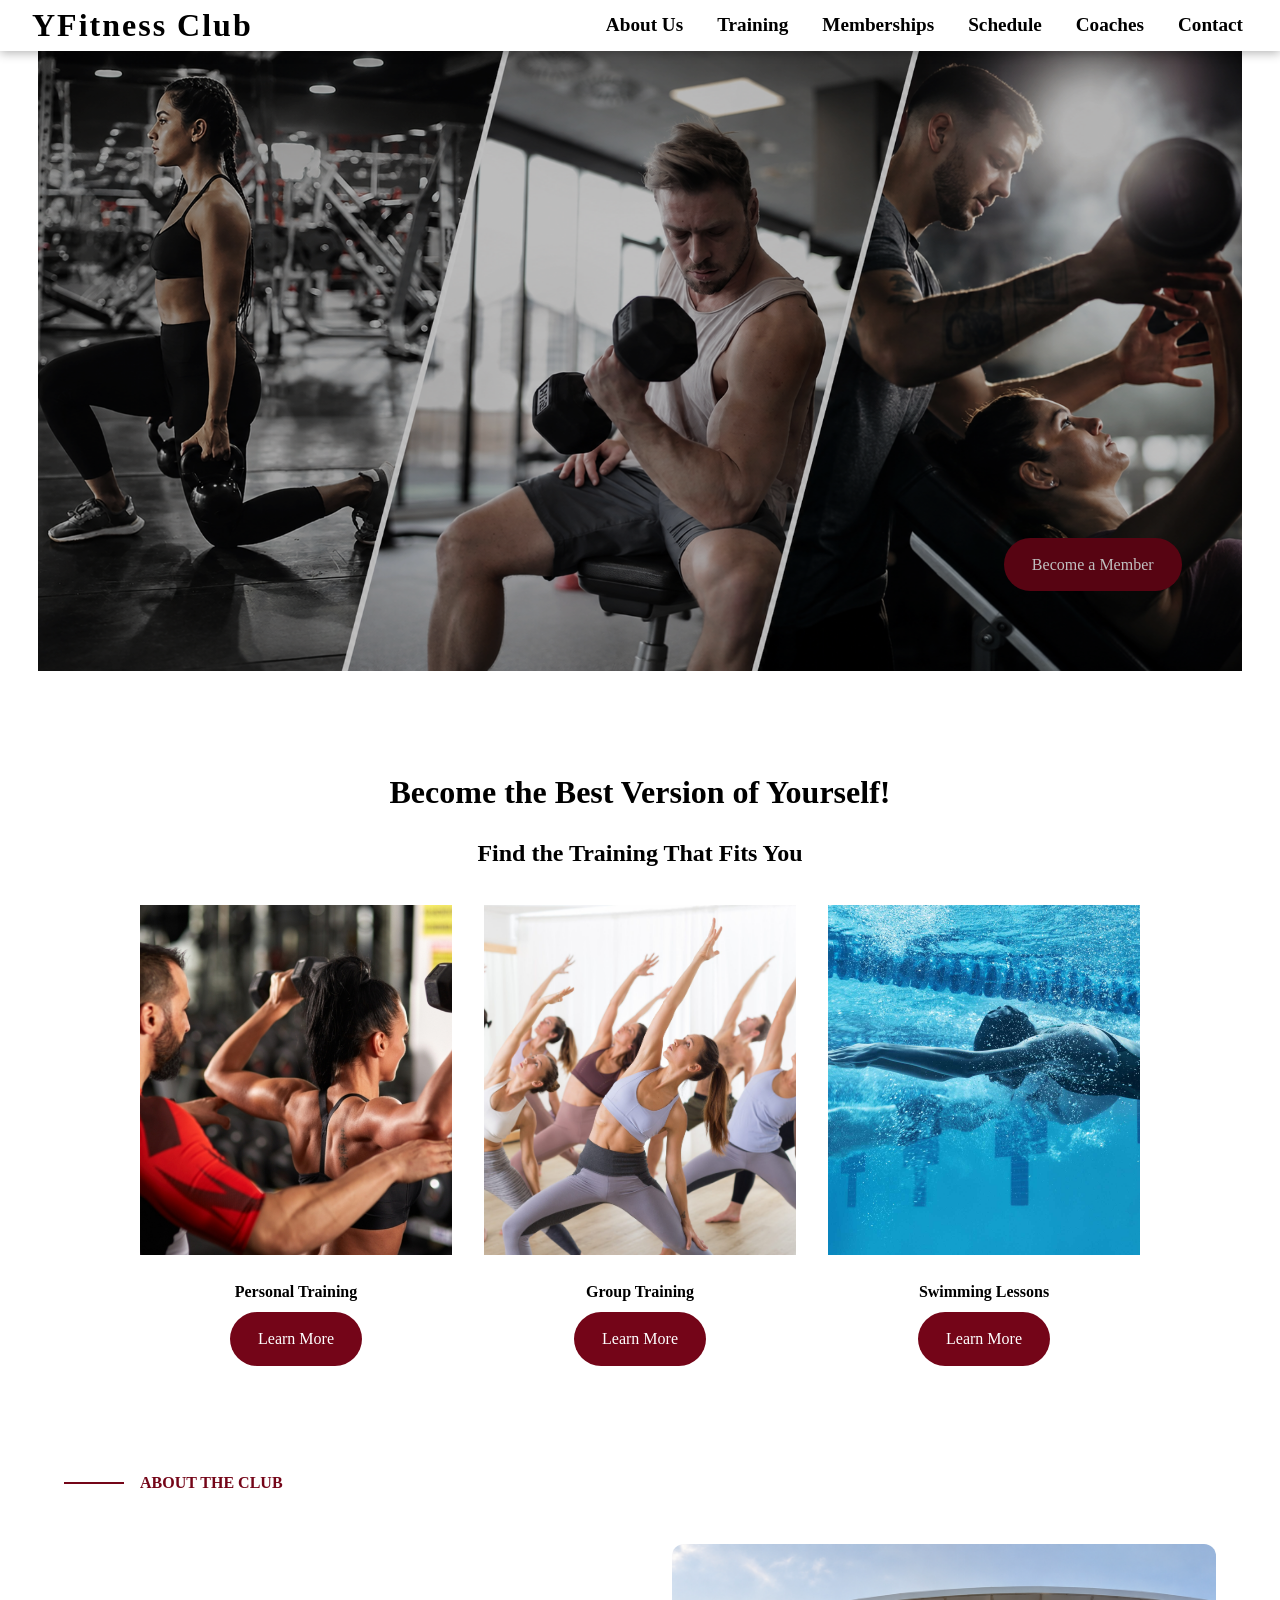
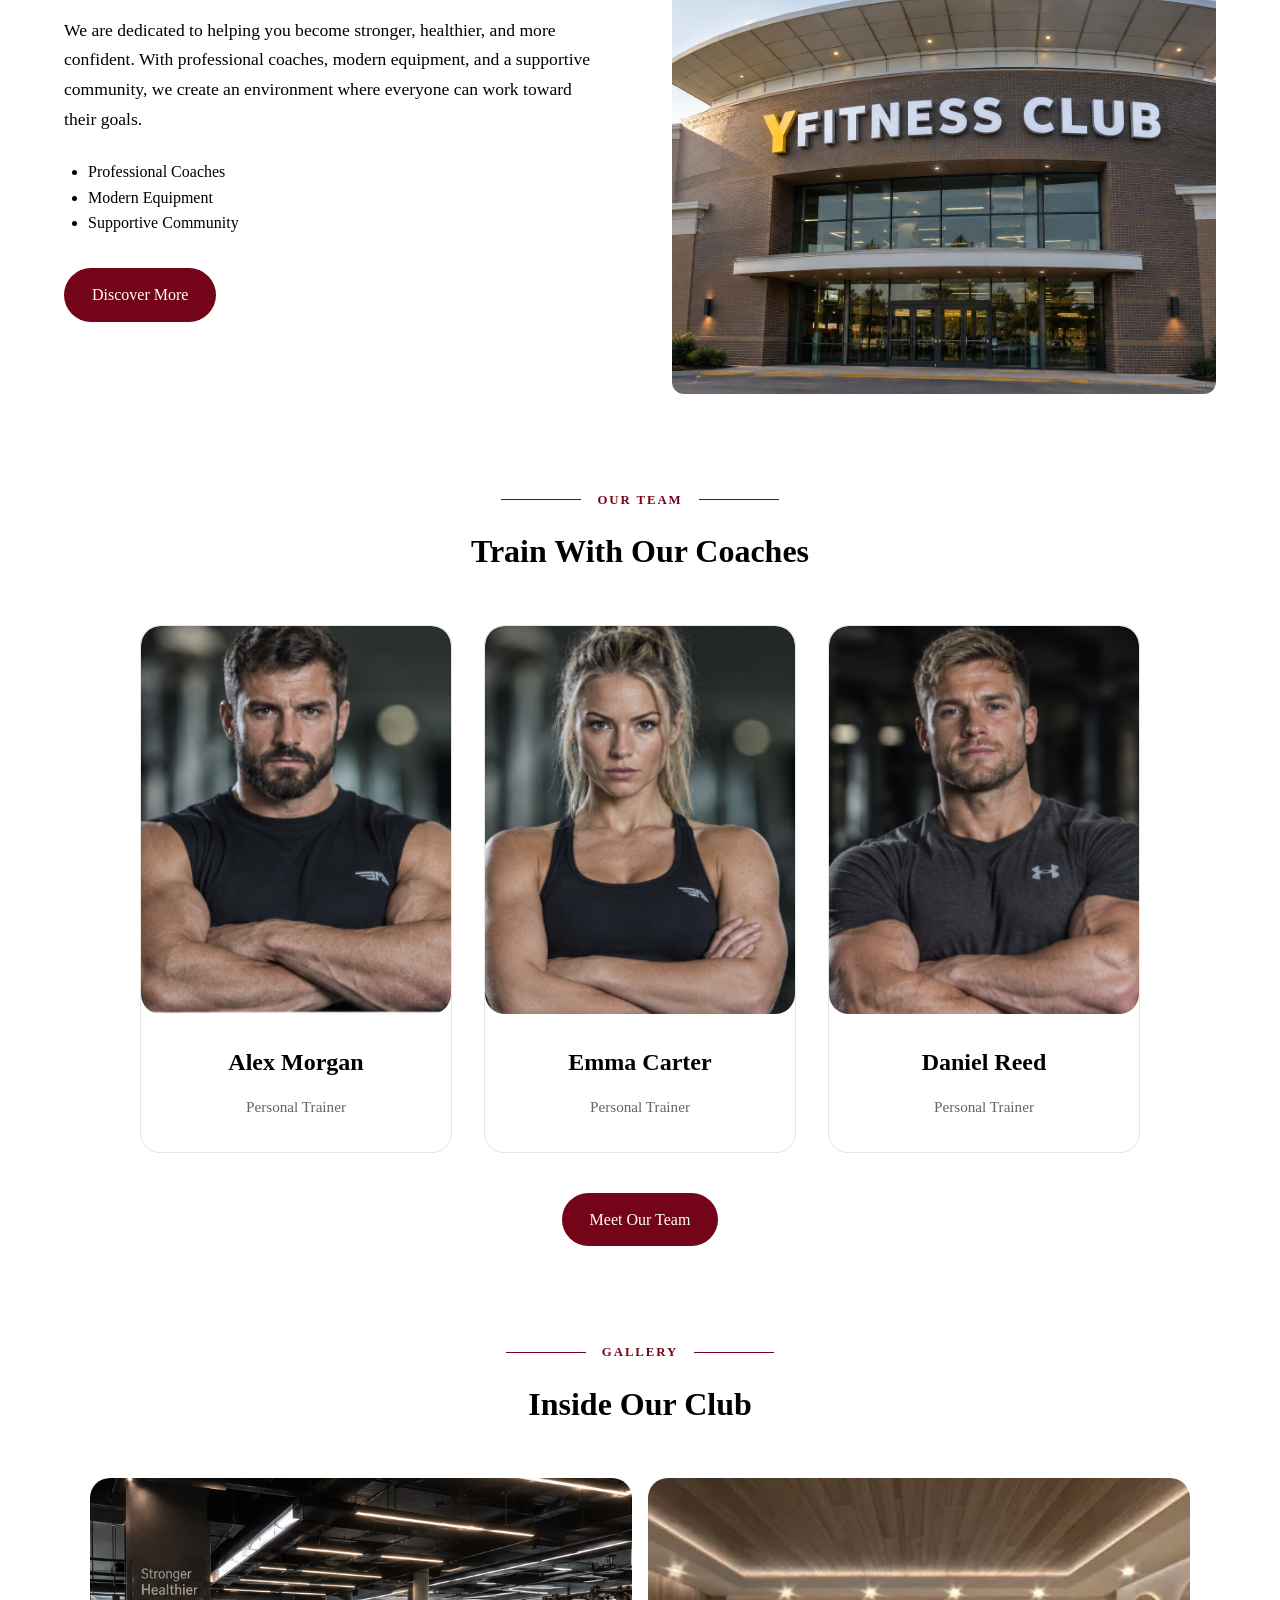
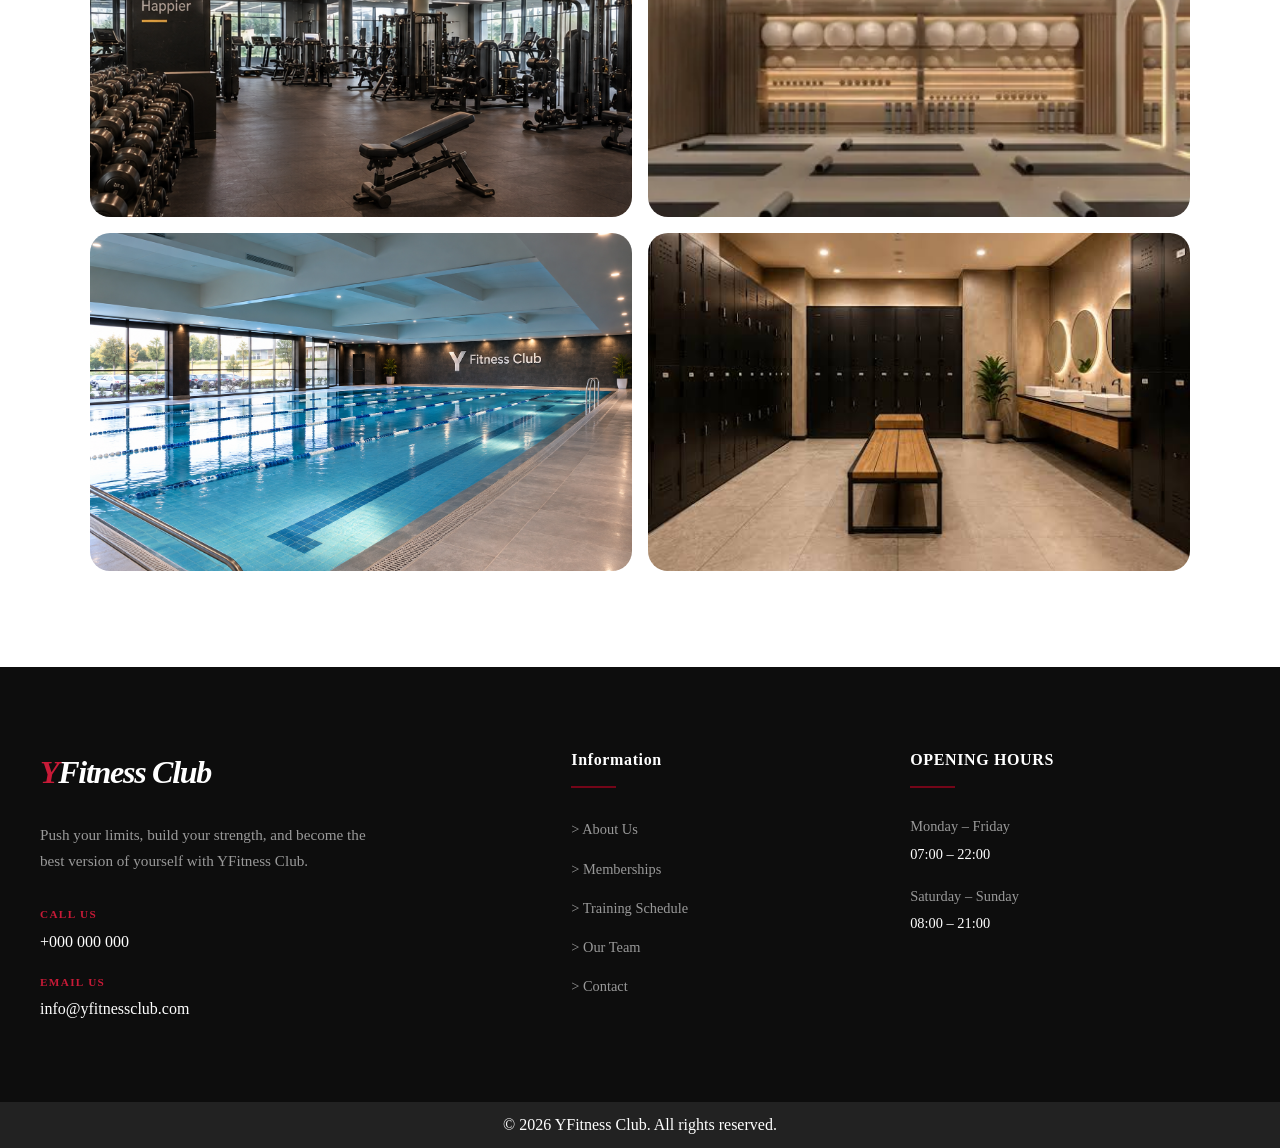
<file: index.html>
<!DOCTYPE html>
<html lang="en">
  <head>
    <meta charset="utf-8" />
    <meta name="viewport" content="width=device-width, initial-scale=1.0">
    <meta name="description" content="YFitness Club offers personal training, group training, swimming lessons, professional coaches, and modern fitness facilities.">
    <title>YFitness Club | Home </title>
    <link rel="stylesheet" href="styles.css"/>
  </head>
  
  <body>

<header class="site-header">
    <a href="index.html" class="logo">YFitness Club</a>

    <button
        class="menu-toggle"
        id="menu-toggle"
        type="button"
        aria-label="Open navigation menu"
        aria-expanded="false"
        aria-controls="main-navigation"
    >
        <span></span>
        <span></span>
        <span></span>
    </button>

    <nav class="main-navigation" id="main-navigation">
        <ul>
            <li><a href="about-us.html">About Us</a></li>
            <li><a href="training.html">Training</a></li>
            <li><a href="memberships.html">Memberships</a></li>
            <li><a href="schedule.html">Schedule</a></li>
            <li><a href="coaches.html">Coaches</a></li>
            <li><a href="contact.html">Contact</a></li>
        </ul>
    </nav>
</header>



    <main>

      <section class="home">

        <img src="Yfitness_hp.png" alt="People training">

        <a href="memberships.html" class="home-btn">Become a Member</a>


      </section>



      <section class="training-options">


        <h2>Become the Best Version of Yourself!</h2>

        <h3>Find the Training That Fits You</h3>

        <div class="option-grid">

          <div class="training-card">
            <img src="Personal-training.jpg" alt="Personal training">
            <h4>Personal Training</h4>
            <a href="training.html" class="option-grid-btn">Learn More</a>
          </div>

          <div class="training-card">
            <img src="Group_training.jpg" alt="Group training">
            <h4>Group Training</h4>
            <a  href="training.html" class="option-grid-btn">Learn More</a>
          </div>

          <div class="training-card">
            <img src="swimming_lessons.jpg" alt="Swimming lessons">
            <h4>Swimming Lessons</h4>
            <a href="training.html" class="option-grid-btn">Learn More</a>
          </div>


        </div>

      </section>



      <section class="about-the-club">

        <div class="about-title">
          <span>ABOUT THE CLUB</span>
        </div>

        <div class="about-content">
          <div class="about-text">
            <p>We are dedicated to helping you become stronger, healthier, and more confident.
              With professional coaches, modern equipment, and a supportive community, we create
              an environment where everyone can work toward their goals. 
            </p>

            <ul>
              <li>Professional Coaches</li>
              <li>Modern Equipment</li>
              <li>Supportive Community</li>
            </ul>

            <a href="about-us.html" class="about-btn">Discover More</a>

            </div>
          
          


          <div class="about-photo">
            <img src="Yfitness_building.png" alt="Fitness club building">
          </div>
        </div>

      </section>
     


      <section class="meet-our-team">

        <div class="our-team-title">
          <span>OUR TEAM</span>
        </div>

        <h2>Train With Our Coaches</h2>

        <div class="coach-cards">

        <a href="coaches.html" class="coach-card">

            <img src="coach1.png" alt="Alex Morgan">

            <div class="coach-info">
                <h3>Alex Morgan</h3>
                <p>Personal Trainer</p>  
            </div>

        </a>

        <a href="coaches.html" class="coach-card">

            <img src="coach2.png" alt="Emma Carter">

            <div class="coach-info">
                <h3>Emma Carter</h3>
                <p>Personal Trainer</p>
            </div>

        </a>

        <a href="coaches.html" class="coach-card">

            <img src="coach3.png" alt="Daniel Reed">

            <div class="coach-info">
                <h3>Daniel Reed</h3>
                <p>Personal Trainer</p>
            </div>

        </a>

        </div>

        <a href="coaches.html" class="team-button">
        Meet Our Team 
        </a>

    
      </section>



      <section class="gallery">

        <div class="gallery-title">
          <span>GALLERY</span>
        </div>

        <h2>Inside Our Club</h2>

        <div class="gallery-grid">

            <div class="gallery-item">
                <img src="Sport_hall.png" alt="Fitness club interior">
            </div>

            <div class="gallery-item">
                <img src="Group_class.webp" alt="Workout area">
            </div>

            <div class="gallery-item">
                <img src="Pool.png" alt="Training session">
            </div>

            <div class="gallery-item">
                <img src="Locker_room.jpeg" alt="Fitness club equipment">
            </div>

        </div>



      </section>



      <section class="pre-footer">

        <div class="pre-footer-container">

            <!-- BRAND / CONTACT -->
            <div class="pre-footer-brand">

                <h2 class="footer-logo">
                   <span>Y</span>Fitness Club
                </h2>

                <p>
                    Push your limits, build your strength, and become
                    the best version of yourself with YFitness Club.
                </p>

                <div class="footer-contact">

                    <div>
                        <span>CALL US</span>
                        <a href="tel:+37322000707">+000 000 000</a>
                    </div>

                    <div>
                        <span>EMAIL US</span>
                        <a href="mailto:info@yfitnessclub.com">
                          info@yfitnessclub.com
                        </a>
                    </div>

                </div>

            </div>


            <div class="pre-footer-column">

                <h3>Information</h3>

                <ul>
                    <li><a href="about-us.html">> About Us</a></li>
                    <li><a href="memberships.html">> Memberships</a></li>
                    <li><a href="schedule.html">> Training Schedule</a></li>
                    <li><a href="coaches.html">> Our Team</a></li>
                    <li><a href="contact.html">> Contact</a></li>
                </ul>

            </div>


            
            <div class="pre-footer-column hours-column">

                <h3>OPENING HOURS</h3>

                <div class="opening-hours">
                    <p>
                        <span>Monday – Friday</span>
                        <strong>07:00 – 22:00</strong>
                    </p>

                    <p>
                        <span>Saturday – Sunday</span>
                        <strong>08:00 – 21:00</strong>
                    </p>
                </div>

            </div>

        </div>

      </section>



    </main>


    <footer>

        <p>&copy; 2026 YFitness Club. All rights reserved.</p>

    </footer>



    <script>
      document.querySelectorAll(".site-header").forEach(function (header) {
          const button = header.querySelector(".menu-toggle");
          const navigation = header.querySelector(".main-navigation");

          if (!button || !navigation) return;

          button.addEventListener("click", function () {
              const isOpen = navigation.classList.toggle("is-open");

              button.setAttribute("aria-expanded", String(isOpen));
              button.setAttribute(
                  "aria-label",
                  isOpen ? "Close navigation menu" : "Open navigation menu"
              );
          });

          navigation.querySelectorAll("a").forEach(function (link) {
              link.addEventListener("click", function () {
                  navigation.classList.remove("is-open");
                  button.setAttribute("aria-expanded", "false");
                  button.setAttribute("aria-label", "Open navigation menu");
              });
          });
      });
    </script>


  </body>

</html>
</file>
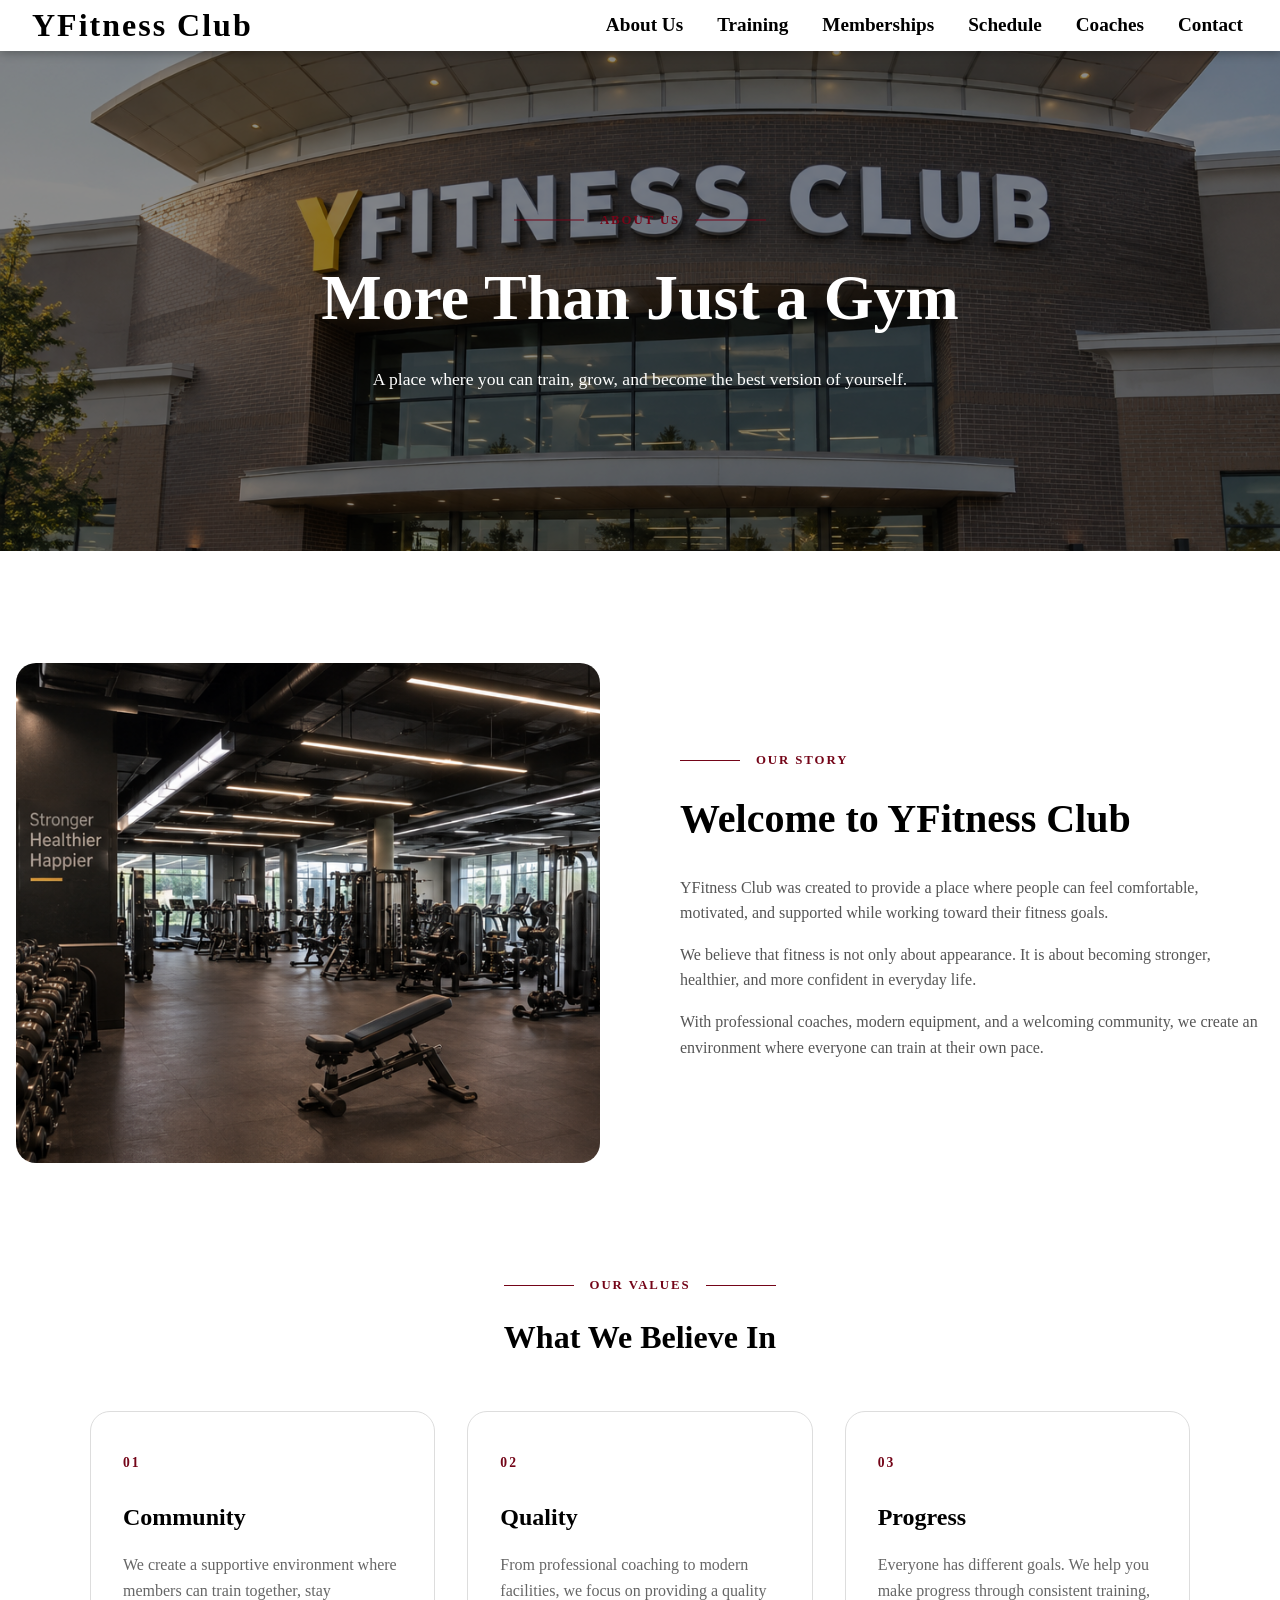
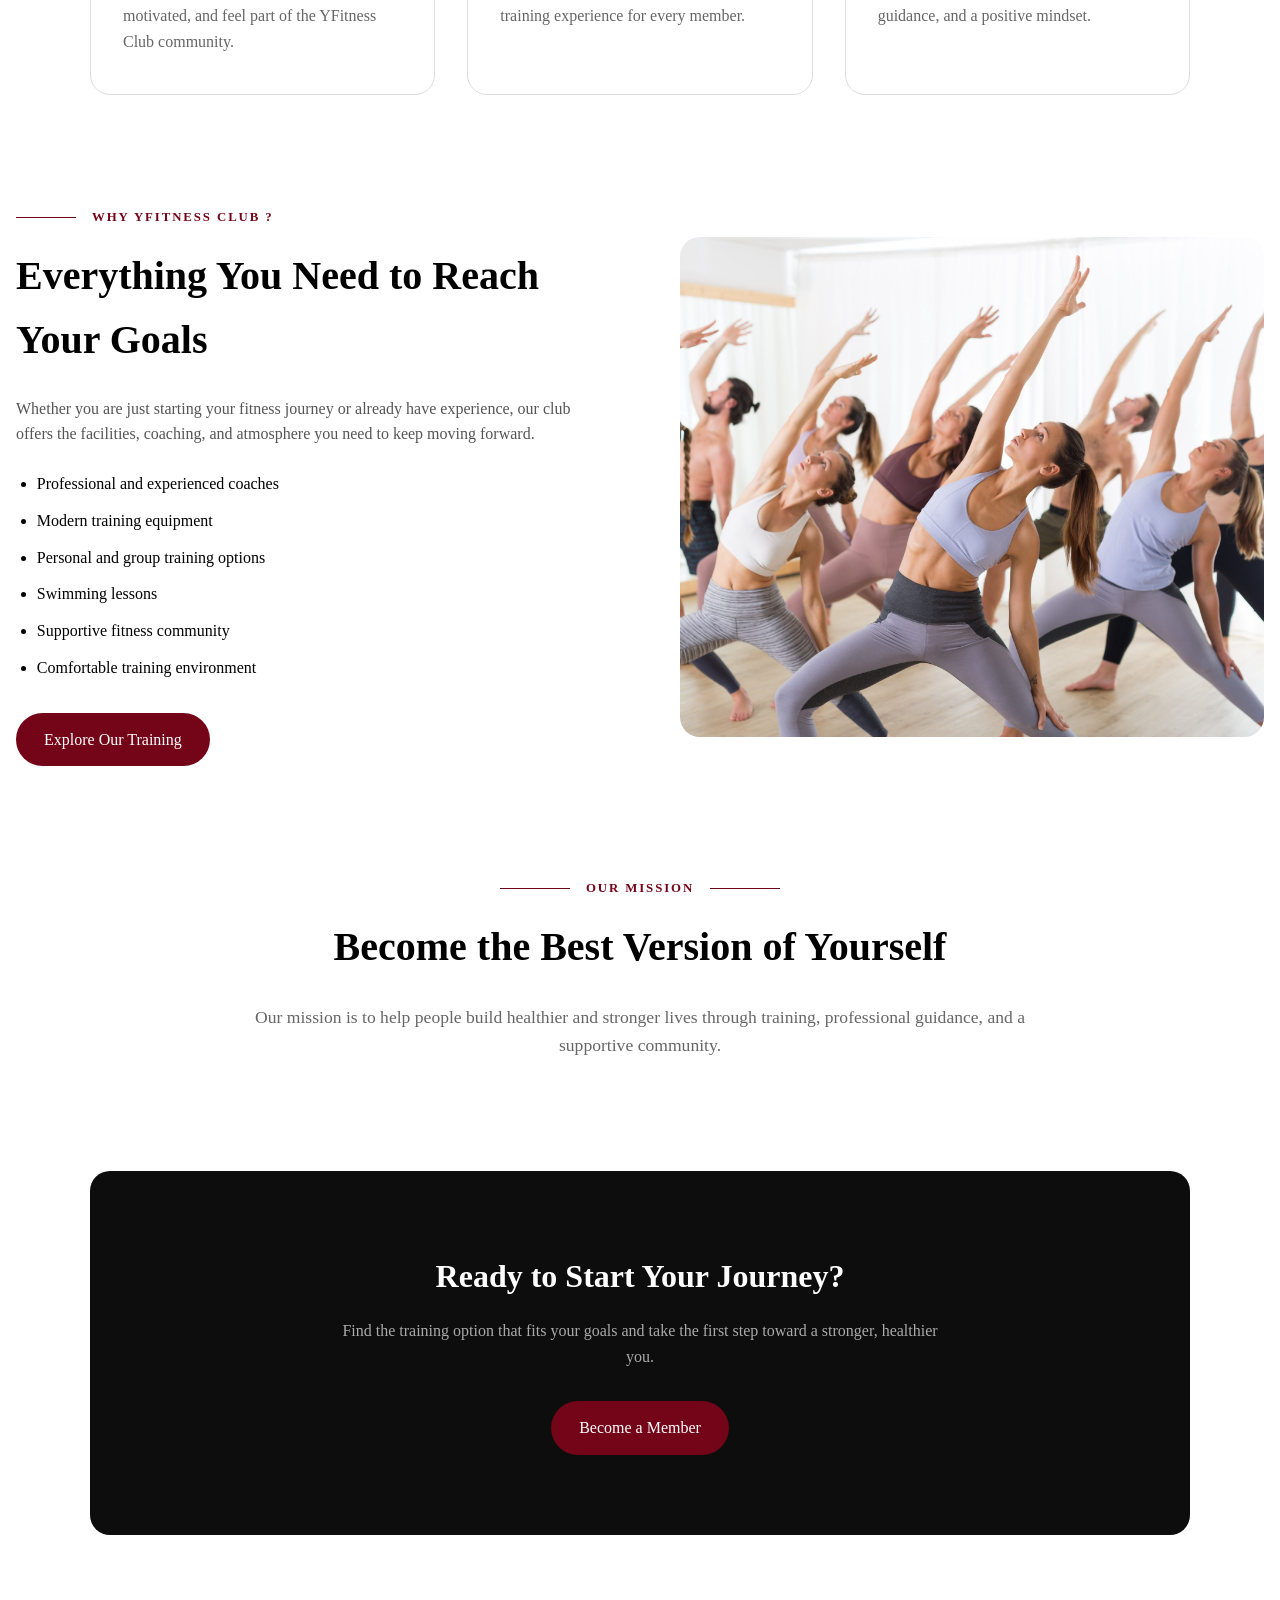
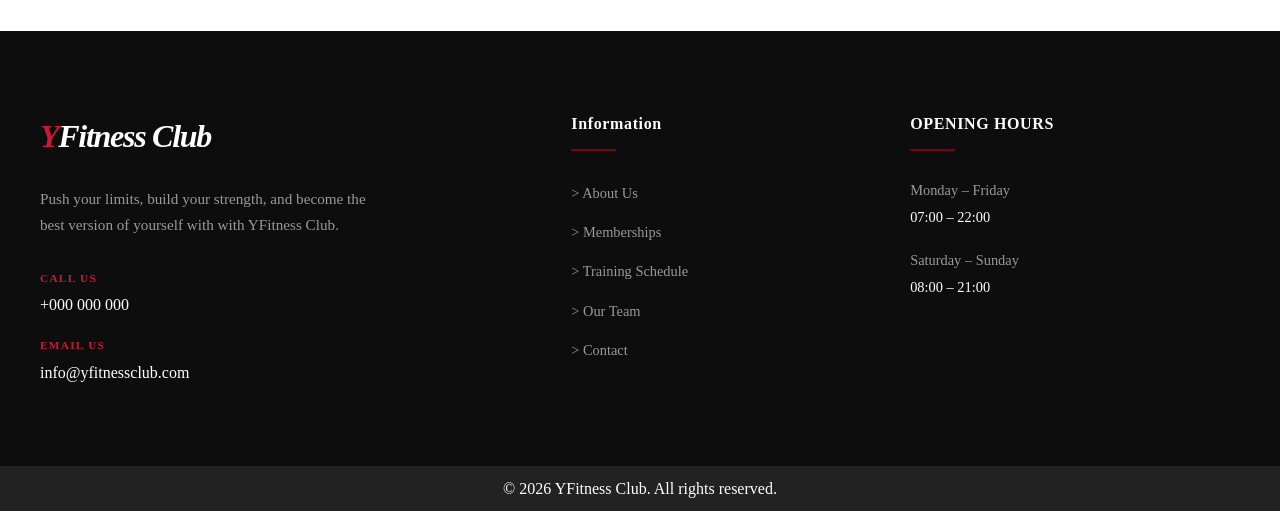
<file: about-us.html>
<!DOCTYPE html>
<html lang="en">
  <head>
    <meta charset="utf-8" />
    <meta name="viewport" content="width=device-width, initial-scale=1.0">
    <meta name="description" content="">
    <title>YFitness Club | About Us </title>
    <link rel="stylesheet" href="styles.css"/>
  </head>
  
    <body>

        <header class="site-header">
    <a href="index.html" class="logo">YFitness Club</a>

    <button
        class="menu-toggle"
        id="menu-toggle"
        type="button"
        aria-label="Open navigation menu"
        aria-expanded="false"
        aria-controls="main-navigation"
    >
        <span></span>
        <span></span>
        <span></span>
    </button>

    <nav class="main-navigation" id="main-navigation">
        <ul>
            <li><a href="about-us.html">About Us</a></li>
            <li><a href="training.html">Training</a></li>
            <li><a href="memberships.html">Memberships</a></li>
            <li><a href="schedule.html">Schedule</a></li>
            <li><a href="coaches.html">Coaches</a></li>
            <li><a href="contact.html">Contact</a></li>
        </ul>
    </nav>
</header>


        <main>


            <section class="about-hero">

                <img src="Yfitness_building.png" alt="YFitness Club building">

                <div class="about-hero-text">
                    <div class="about-hero-title">
                        <span>ABOUT US</span>
                    </div>

                    <h1>More Than Just a Gym</h1>

                    <p>
                        A place where you can train, grow, and become
                        the best version of yourself.
                    </p>
                </div>

            </section>


            <section class="about-page-intro">

                <div class="about-page-image">
                    <img src="Sport_hall.png" alt="Inside YFitness Club">
                </div>

                <div class="about-page-text">

                    <div class="about-page-title">
                        <span>OUR STORY</span>
                    </div>

                    <h2>Welcome to YFitness Club</h2>

                    <p>
                        YFitness Club was created to provide a place where
                        people can feel comfortable, motivated, and supported
                        while working toward their fitness goals.
                    </p>

                    <p>
                        We believe that fitness is not only about appearance.
                        It is about becoming stronger, healthier, and more
                        confident in everyday life.
                    </p>

                    <p>
                        With professional coaches, modern equipment, and a
                        welcoming community, we create an environment where
                        everyone can train at their own pace.
                    </p>

                </div>

            </section>


            <section class="about-values">

                <div class="about-section-title">
                    <span>OUR VALUES</span>
                </div>

                <h2>What We Believe In</h2>

                <div class="values-grid">

                    <div class="value-card">
                        <div class="value-number">01</div>

                        <h3>Community</h3>

                        <p>
                            We create a supportive environment where members
                            can train together, stay motivated, and feel part
                            of the YFitness Club community.
                        </p>
                    </div>


                    <div class="value-card">
                        <div class="value-number">02</div>

                        <h3>Quality</h3>

                        <p>
                            From professional coaching to modern facilities,
                            we focus on providing a quality training experience
                            for every member.
                        </p>
                    </div>


                    <div class="value-card">
                        <div class="value-number">03</div>

                        <h3>Progress</h3>

                        <p>
                            Everyone has different goals. We help you make
                            progress through consistent training, guidance,
                            and a positive mindset.
                        </p>
                    </div>

                </div>

            </section>


            <section class="about-why">

                <div class="about-why-text">

                    <div class="about-page-title">
                        <span>WHY YFITNESS CLUB ?</span>
                    </div>

                    <h2>Everything You Need to Reach Your Goals</h2>

                    <p>
                        Whether you are just starting your fitness journey or
                        already have experience, our club offers the facilities,
                        coaching, and atmosphere you need to keep moving forward.
                    </p>

                    <ul>
                        <li>Professional and experienced coaches</li>
                        <li>Modern training equipment</li>
                        <li>Personal and group training options</li>
                        <li>Swimming lessons</li>
                        <li>Supportive fitness community</li>
                        <li>Comfortable training environment</li>
                    </ul>

                    <a href="training.html" class="about-page-btn">
                        Explore Our Training
                    </a>

                </div>


                <div class="about-why-image">
                    <img src="Group_training.jpg" alt="YFitness Club group training">
                </div>

            </section>


            <section class="about-mission">

                <div class="about-section-title">
                    <span>OUR MISSION</span>
                </div>

                <h2>Become the Best Version of Yourself</h2>

                <p>
                    Our mission is to help people build healthier and stronger
                    lives through training, professional guidance, and a
                    supportive community.
                </p>

            </section>


            <section class="about-cta">

                <h2>Ready to Start Your Journey?</h2>

                <p>
                    Find the training option that fits your goals and take
                    the first step toward a stronger, healthier you.
                </p>

                <a href="memberships.html" class="about-page-btn">
                    Become a Member
                </a>

            </section>




            <section class="pre-footer">

                <div class="pre-footer-container">

                
                    <div class="pre-footer-brand">

                        <h2 class="footer-logo">
                        <span>Y</span>Fitness Club
                        </h2>

                        <p>
                            Push your limits, build your strength, and become
                            the best version of yourself with with YFitness Club.
                        </p>

                        <div class="footer-contact">

                            <div>
                                <span>CALL US</span>
                                <a href="tel:+37322000707">+000 000 000</a>
                            </div>

                            <div>
                                <span>EMAIL US</span>
                                <a href="mailto:info@yfitnessclub.com">
                                    info@yfitnessclub.com
                                </a>
                            </div>

                        </div>

                    </div>


                    <div class="pre-footer-column">

                        <h3>Information</h3>

                        <ul>
                            <li><a href="about-us.html">> About Us</a></li>
                            <li><a href="memberships.html">> Memberships</a></li>
                            <li><a href="schedule.html">> Training Schedule</a></li>
                            <li><a href="coaches.html">> Our Team</a></li>
                            <li><a href="contact.html">> Contact</a></li>
                        </ul>

                    </div>


                
                    <div class="pre-footer-column hours-column">

                        <h3>OPENING HOURS</h3>

                        <div class="opening-hours">
                            <p>
                                <span>Monday – Friday</span>
                                <strong>07:00 – 22:00</strong>
                            </p>

                            <p>
                                <span>Saturday – Sunday</span>
                                <strong>08:00 – 21:00</strong>
                            </p>
                        </div>

                    </div>

                </div>

            </section>



        </main>

        <footer>

            <p>&copy; 2026 YFitness Club. All rights reserved.</p>

        </footer>


        <script>
            document.querySelectorAll(".site-header").forEach(function (header) {
                const button = header.querySelector(".menu-toggle");
                const navigation = header.querySelector(".main-navigation");

                if (!button || !navigation) return;

                button.addEventListener("click", function () {
                    const isOpen = navigation.classList.toggle("is-open");

                    button.setAttribute("aria-expanded", String(isOpen));
                    button.setAttribute(
                        "aria-label",
                        isOpen ? "Close navigation menu" : "Open navigation menu"
                    );
                });

                navigation.querySelectorAll("a").forEach(function (link) {
                    link.addEventListener("click", function () {
                        navigation.classList.remove("is-open");
                        button.setAttribute("aria-expanded", "false");
                        button.setAttribute("aria-label", "Open navigation menu");
                    });
                });
            });
        </script>


    </body>

</html>
</file>
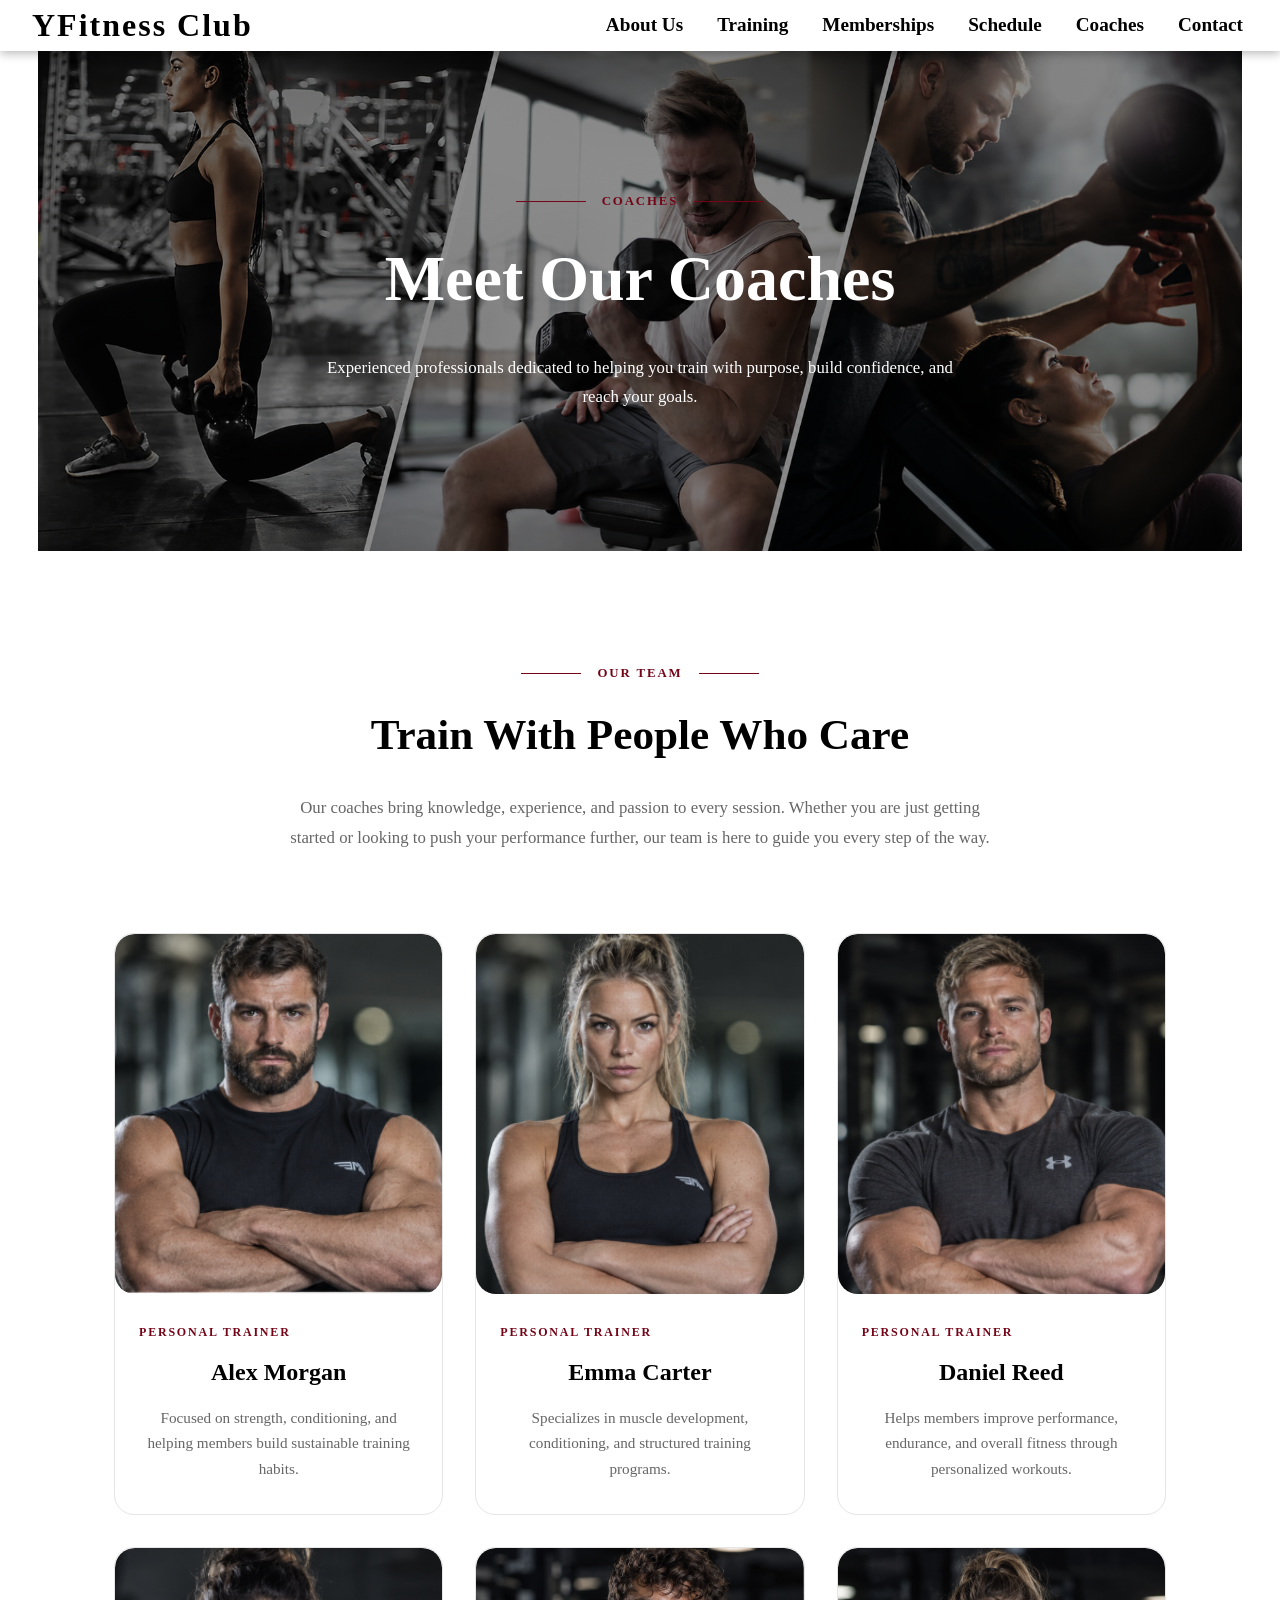
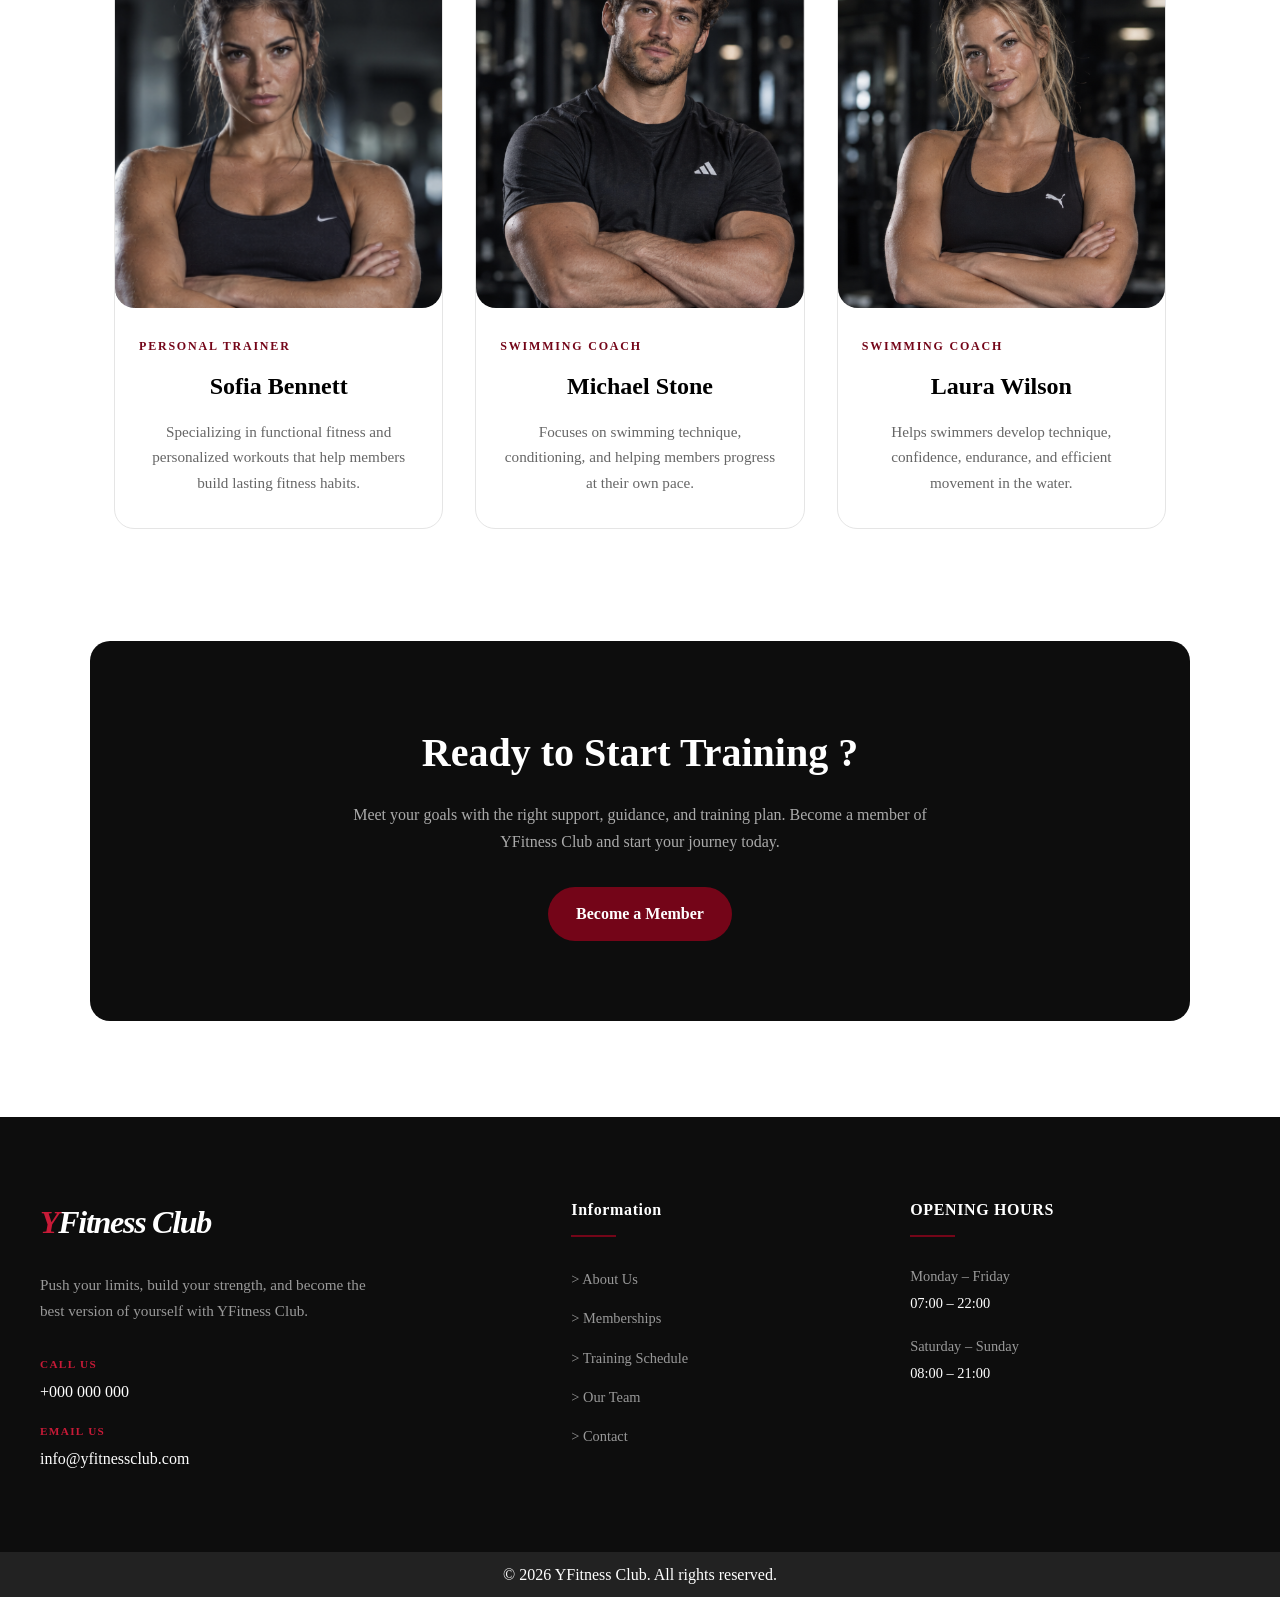
<file: coaches.html>
<!DOCTYPE html>
<html lang="en">
  <head>
    <meta charset="utf-8" />
    <meta name="viewport" content="width=device-width, initial-scale=1.0">
    <meta name="description" content="">
    <title>YFitness Club | Coaches </title>
    <link rel="stylesheet" href="styles.css"/>
  </head>
  
  <body>

    <header class="site-header">
    <a href="index.html" class="logo">YFitness Club</a>

    <button
        class="menu-toggle"
        id="menu-toggle"
        type="button"
        aria-label="Open navigation menu"
        aria-expanded="false"
        aria-controls="main-navigation"
    >
        <span></span>
        <span></span>
        <span></span>
    </button>

    <nav class="main-navigation" id="main-navigation">
        <ul>
            <li><a href="about-us.html">About Us</a></li>
            <li><a href="training.html">Training</a></li>
            <li><a href="memberships.html">Memberships</a></li>
            <li><a href="schedule.html">Schedule</a></li>
            <li><a href="coaches.html">Coaches</a></li>
            <li><a href="contact.html">Contact</a></li>
        </ul>
    </nav>
</header>


    <main>


        <section class="coaches-hero">

            <img
                src="Yfitness_hp.png"
                alt="YFitness Club coaches"
            >


            <div class="coaches-hero-overlay"></div>


            <div class="coaches-hero-content">

                <div class="coaches-title">

                    <span>COACHES</span>

                </div>


                <h1>
                    Meet Our Coaches
                </h1>


                <p>
                    Experienced professionals dedicated to helping you
                    train with purpose, build confidence, and reach your goals.
                </p>

            </div>

        </section>


        <section class="coaches-intro">

            <div class="coaches-intro-title">

                <span>OUR TEAM</span>

            </div>


            <h2>
                Train With People Who Care
            </h2>


            <p>
                Our coaches bring knowledge, experience, and passion to
                every session. Whether you are just getting started or
                looking to push your performance further, our team is
                here to guide you every step of the way.
            </p>

        </section>


        <section class="coaches-section">

            <div class="coaches-grid">

                <article class="coach-card">

                    <div class="coach-image">

                        <img src="coach1.png" alt="Alex Morgan">

                    </div>


                    <div class="coach-info">

                        <span class="coach-specialty">
                            PERSONAL TRAINER
                        </span>

                        <h3>
                            Alex Morgan
                        </h3>

                        <p>
                            Focused on strength, conditioning, and
                            helping members build sustainable training habits.
                        </p>

                    </div>

                </article>

                <article class="coach-card">

                    <div class="coach-image">

                        <img src="coach2.png" alt="Emma Carter">

                    </div>


                    <div class="coach-info">

                        <span class="coach-specialty">
                            PERSONAL TRAINER
                        </span>

                        <h3>
                            Emma Carter
                        </h3>

                        <p>
                            Specializes in muscle development, conditioning,
                            and structured training programs.
                        </p>

                    </div>

                </article>

                <article class="coach-card">

                    <div class="coach-image">

                        <img
                            src="coach3.png"
                            alt="Daniel Reed"
                        >

                    </div>


                    <div class="coach-info">

                        <span class="coach-specialty">
                            PERSONAL TRAINER
                        </span>

                        <h3>
                            Daniel Reed
                        </h3>

                        <p>
                            Helps members improve performance, 
                            endurance, and overall fitness through personalized workouts.
                        </p>

                    </div>

                </article>

                <article class="coach-card">

                    <div class="coach-image">

                        <img
                            src="coach4.png"
                            alt="Sofia Bennett"
                        >

                    </div>


                    <div class="coach-info">

                        <span class="coach-specialty">
                            PERSONAL TRAINER
                        </span>

                        <h3>
                            Sofia Bennett
                        </h3>

                        <p>
                            Specializing in functional fitness 
                            and personalized workouts that help members build lasting fitness habits.
                        </p>

                    </div>

                </article>

                <article class="coach-card">

                    <div class="coach-image">

                        <img
                            src="coach5.png"
                            alt="Michael Stone"
                        >

                    </div>


                    <div class="coach-info">

                        <span class="coach-specialty">
                            SWIMMING COACH
                        </span>

                        <h3>
                            Michael Stone
                        </h3>

                        <p>
                            Focuses on swimming technique, 
                            conditioning, and helping members progress at their own pace.
                        </p>

                    </div>

                </article>

                <article class="coach-card">

                    <div class="coach-image">

                        <img
                            src="coach6.png"
                            alt="Laura Wilson"
                        >

                    </div>


                    <div class="coach-info">

                        <span class="coach-specialty">
                            SWIMMING COACH
                        </span>

                        <h3>
                            Laura Wilson
                        </h3>

                        <p>
                            Helps swimmers develop technique,
                            confidence, endurance, and efficient movement in the water.
                        </p>

                    </div>

                </article>


            </div>

        </section>
         

        <section class="coaches-cta">

            <div class="coaches-cta-content">

                <h2>Ready to Start Training ?</h2>

                <p>Meet your goals with the right support, 
                    guidance, and training plan. Become a member 
                    of YFitness Club and start your journey today.
                </p>

                <a href="memberships.html" class="coaches-btn">
                    Become a Member
                </a>

            </div>

        </section>


        <section class="pre-footer">

            <div class="pre-footer-container">

                <!-- BRAND / CONTACT -->
                <div class="pre-footer-brand">

                    <h2 class="footer-logo">
                    <span>Y</span>Fitness Club
                    </h2>

                    <p>
                        Push your limits, build your strength, and become
                        the best version of yourself with YFitness Club.
                    </p>

                    <div class="footer-contact">

                        <div>
                            <span>CALL US</span>
                            <a href="tel:+37322000707">+000 000 000</a>
                        </div>

                        <div>
                            <span>EMAIL US</span>
                            <a href="mailto:info@yfitnessclub.com">
                                info@yfitnessclub.com
                            </a>
                        </div>

                    </div>

                </div>


                <div class="pre-footer-column">

                    <h3>Information</h3>

                    <ul>
                        <li><a href="about-us.html">> About Us</a></li>
                        <li><a href="memberships.html">> Memberships</a></li>
                        <li><a href="schedule.html">> Training Schedule</a></li>
                        <li><a href="coaches.html">> Our Team</a></li>
                        <li><a href="contact.html">> Contact</a></li>
                    </ul>

                </div>


                
                <div class="pre-footer-column hours-column">

                    <h3>OPENING HOURS</h3>

                    <div class="opening-hours">
                        <p>
                            <span>Monday – Friday</span>
                            <strong>07:00 – 22:00</strong>
                        </p>

                        <p>
                            <span>Saturday – Sunday</span>
                            <strong>08:00 – 21:00</strong>
                        </p>
                    </div>

                </div>

            </div>

        </section>

        

    </main>

    <footer>

       <p>&copy; 2026 YFitness Club. All rights reserved.</p>

    </footer>


    <script>
        document.querySelectorAll(".site-header").forEach(function (header) {
         const button = header.querySelector(".menu-toggle");
            const navigation = header.querySelector(".main-navigation");

            if (!button || !navigation) return;

            button.addEventListener("click", function () {
                const isOpen = navigation.classList.toggle("is-open");

                button.setAttribute("aria-expanded", String(isOpen));
                button.setAttribute(
                       "aria-label",
                    isOpen ? "Close navigation menu" : "Open navigation menu"
                );
            });

            navigation.querySelectorAll("a").forEach(function (link) {
                link.addEventListener("click", function () {
                    navigation.classList.remove("is-open");
                    button.setAttribute("aria-expanded", "false");
                    button.setAttribute("aria-label", "Open navigation menu");
                });
            });
        });
    </script>



  </body>

</html>
</file>
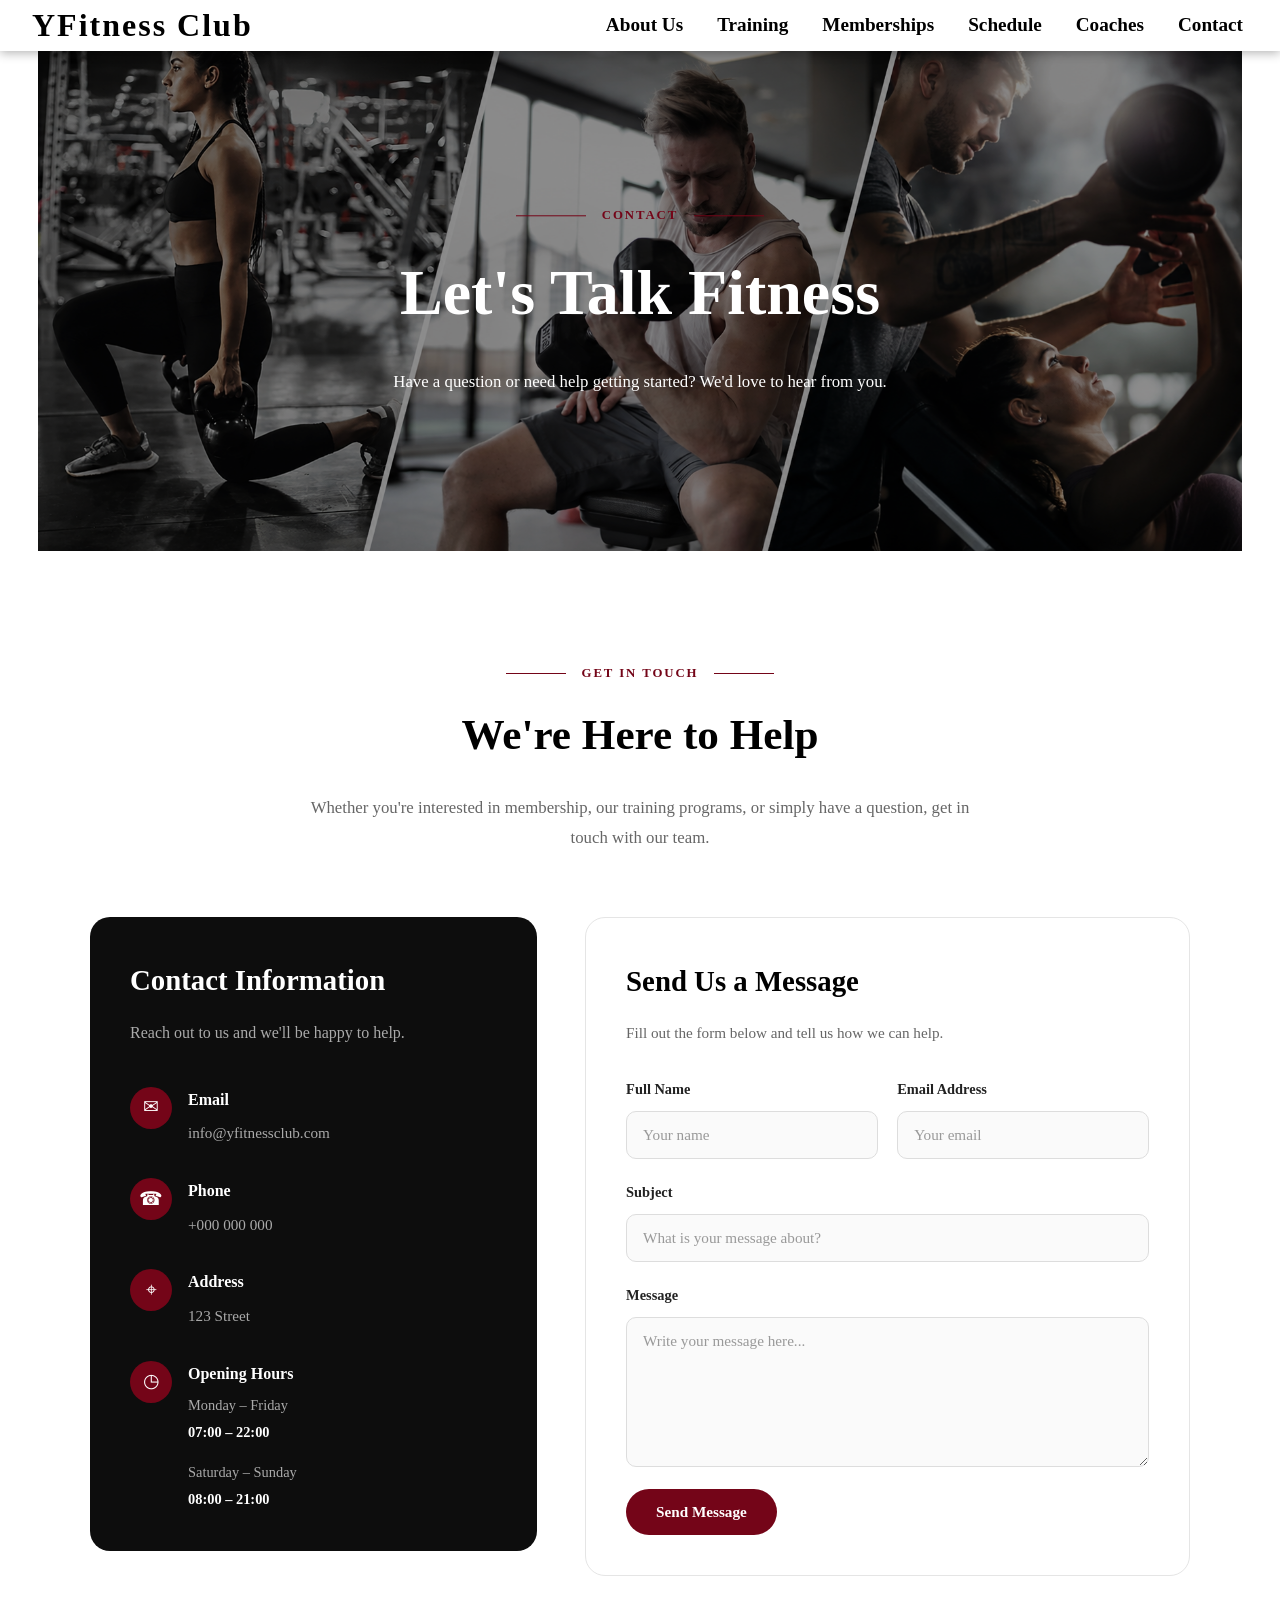
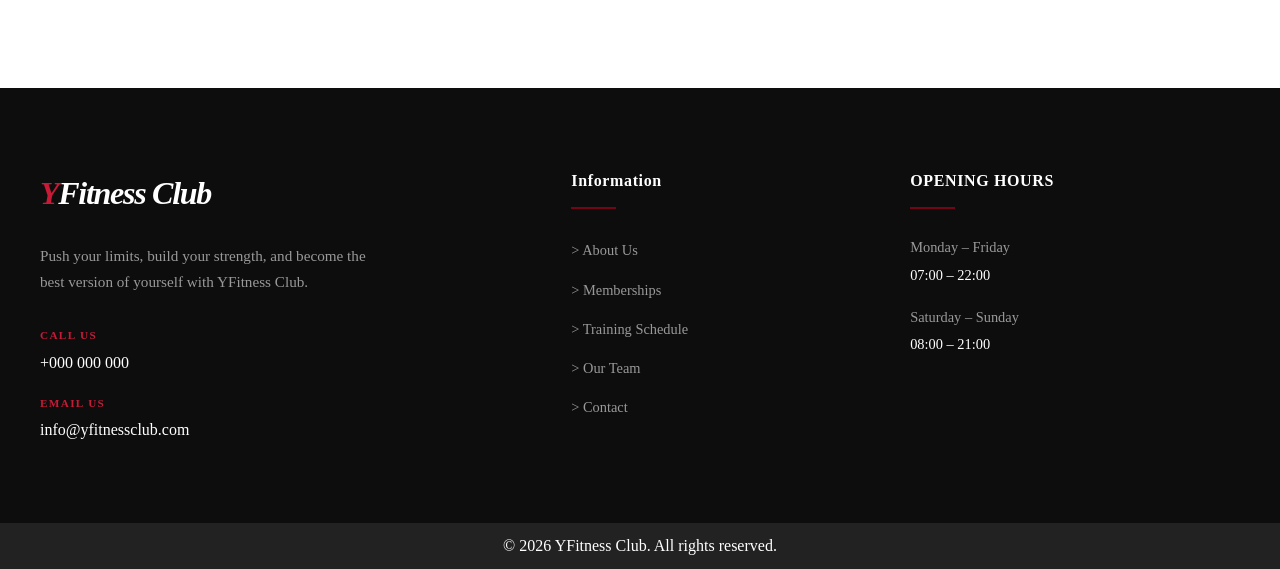
<file: contact.html>
<!DOCTYPE html>
<html lang="en">
  <head>
    <meta charset="utf-8" />
    <meta name="viewport" content="width=device-width, initial-scale=1.0">
    <meta name="description" content=Contact YFitness Club for membership information, training programs, swimming lessons, and other inquiries."">
    <title>YFitness Club | Contact </title>
    <link rel="stylesheet" href="styles.css"/>
  </head>
  
  <body>

    <header class="site-header">
    <a href="index.html" class="logo">YFitness Club</a>

    <button
        class="menu-toggle"
        id="menu-toggle"
        type="button"
        aria-label="Open navigation menu"
        aria-expanded="false"
        aria-controls="main-navigation"
    >
        <span></span>
        <span></span>
        <span></span>
    </button>

    <nav class="main-navigation" id="main-navigation">
        <ul>
            <li><a href="about-us.html">About Us</a></li>
            <li><a href="training.html">Training</a></li>
            <li><a href="memberships.html">Memberships</a></li>
            <li><a href="schedule.html">Schedule</a></li>
            <li><a href="coaches.html">Coaches</a></li>
            <li><a href="contact.html">Contact</a></li>
        </ul>
    </nav>
</header>


    <main>



        <section class="contact-hero">

            <img src="Yfitness_hp.png" alt="YFitness Club gym">
            
            <div class="contact-hero-overlay"></div>

            <div class="contact-hero-content">
                
                <div class="contact-title">
                    <span>CONTACT</span>
                </div>

                <h1>Let's Talk Fitness</h1>

                <p>
                    Have a question or need help getting started?
                    We'd love to hear from you.
                </p>

            </div>

        </section>


        <section class="contact-section">

            <div class="contact-intro">

                <div class="contact-section-label">
                    <span>GET IN TOUCH</span>
                </div>

                <h2>We're Here to Help</h2>

                <p>
                    Whether you're interested in membership, our training
                    programs, or simply have a question, get in touch with
                    our team.
                </p>

            </div>

            <div class="contact-layout">

            <div class="contact-info">

                    <h3>Contact Information</h3>

                    <p class="contact-info-text">
                        Reach out to us and we'll be happy to help.
                    </p>

                    <div class="contact-item">
                        <span class="contact-icon">✉</span>

                        <div>
                            <h4>Email</h4>
                            <a href="mailto:info@yfitnessclub.com">
                                info@yfitnessclub.com
                            </a>
                        </div>

                    </div>

                    <div class="contact-item">
                        <span class="contact-icon">☎</span>
                        <div>
                            <h4>Phone</h4>
                            <a href="tel:+37322000707">
                                +000 000 000
                            </a>
                        </div>
                    </div>

                    <div class="contact-item">
                        <span class="contact-icon">⌖</span>
                        <div>
                            <h4>Address</h4>
                            <p>123 Street</p>
                        </div>
                    </div>

                    <div class="contact-item">
                        <span class="contact-icon">◷</span>
                        <div>
                            <h4>Opening Hours</h4>
                            <p class="opening-hours">
                            <span>Monday – Friday</span>
                            <strong>07:00 – 22:00</strong>
                            </p>

                            <p class="opening-hours">
                                <span>Saturday – Sunday</span>
                                <strong>08:00 – 21:00</strong>
                            </p>

                        </div>

                    </div>

            </div>

                <div class="contact-form-container">
                    <h3>Send Us a Message</h3>

                    <p>
                        Fill out the form below and tell us how we can help.
                    </p>

                    <form class="contact-form" action="#" method="post">
                        <div class="form-row">
                            <div class="form-group">
                                <label for="name">Full Name</label>
                                <input
                                    type="text"
                                    id="name"
                                    name="name"
                                    placeholder="Your name"
                                    required
                                >
                            </div>

                            <div class="form-group">
                                <label for="email">Email Address</label>
                                <input
                                    type="email"
                                    id="email"
                                    name="email"
                                    placeholder="Your email"
                                    required
                                >
                            </div>
                        </div>

                        <div class="form-group">
                            <label for="subject">Subject</label>
                            <input
                                type="text"
                                id="subject"
                                name="subject"
                                placeholder="What is your message about?"
                                required
                            >
                        </div>

                        <div class="form-group">
                            <label for="message">Message</label>
                            <textarea
                                id="message"
                                name="message"
                                rows="6"
                                placeholder="Write your message here..."
                                required
                            ></textarea>
                        </div>

                        <button type="submit" class="contact-btn">
                            Send Message
                        </button>

                    </form>

                </div>

            </div>

        </section>



        <section class="pre-footer">

            <div class="pre-footer-container">

                <div class="pre-footer-brand">

                    <h2 class="footer-logo">
                    <span>Y</span>Fitness Club
                    </h2>

                    <p>
                        Push your limits, build your strength, and become
                        the best version of yourself with YFitness Club.
                    </p>

                    <div class="footer-contact">

                        <div>
                            <span>CALL US</span>
                            <a href="tel:+37322000707">+000 000 000</a>
                        </div>

                        <div>
                            <span>EMAIL US</span>
                            <a href="mailto:info@yfitnessclub.com">
                                info@yfitnessclub.com
                            </a>
                        </div>

                    </div>

                </div>


                <div class="pre-footer-column">

                    <h3>Information</h3>

                    <ul>
                        <li><a href="about-us.html">> About Us</a></li>
                        <li><a href="memberships.html">> Memberships</a></li>
                        <li><a href="schedule.html">> Training Schedule</a></li>
                        <li><a href="coaches.html">> Our Team</a></li>
                        <li><a href="contact.html">> Contact</a></li>
                    </ul>

                </div>


                
                <div class="pre-footer-column hours-column">

                    <h3>OPENING HOURS</h3>

                    <div class="opening-hours">
                        <p>
                            <span>Monday – Friday</span>
                            <strong>07:00 – 22:00</strong>
                        </p>

                        <p>
                            <span>Saturday – Sunday</span>
                            <strong>08:00 – 21:00</strong>
                        </p>
                    </div>

                </div>

            </div>

        </section>



    </main>


    <footer>

        <p>&copy; 2026 YFitness Club. All rights reserved.</p>

    </footer>


    <script>
        document.querySelectorAll(".site-header").forEach(function (header) {
         const button = header.querySelector(".menu-toggle");
            const navigation = header.querySelector(".main-navigation");

            if (!button || !navigation) return;

            button.addEventListener("click", function () {
                const isOpen = navigation.classList.toggle("is-open");

                button.setAttribute("aria-expanded", String(isOpen));
                button.setAttribute(
                       "aria-label",
                    isOpen ? "Close navigation menu" : "Open navigation menu"
                );
            });

            navigation.querySelectorAll("a").forEach(function (link) {
                link.addEventListener("click", function () {
                    navigation.classList.remove("is-open");
                    button.setAttribute("aria-expanded", "false");
                    button.setAttribute("aria-label", "Open navigation menu");
                });
            });
        });
    </script>

  </body>

</html>
</file>
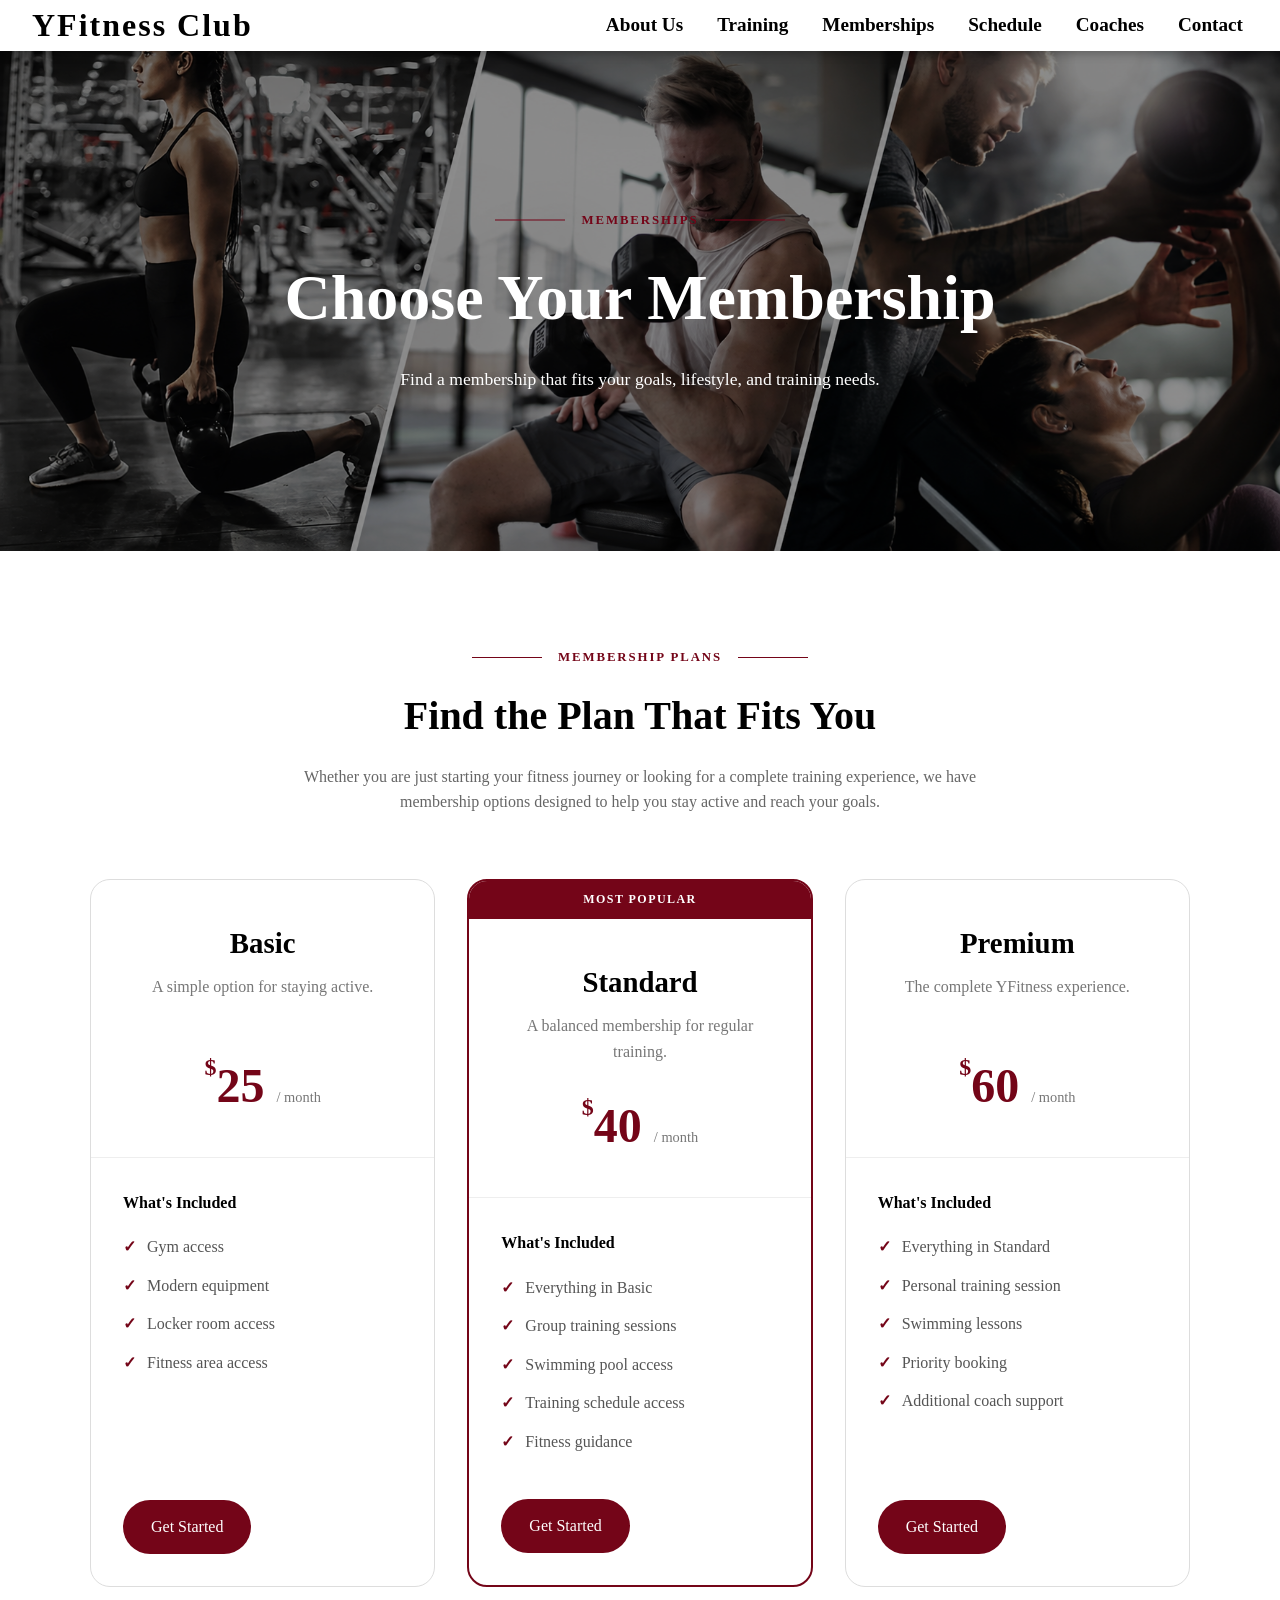
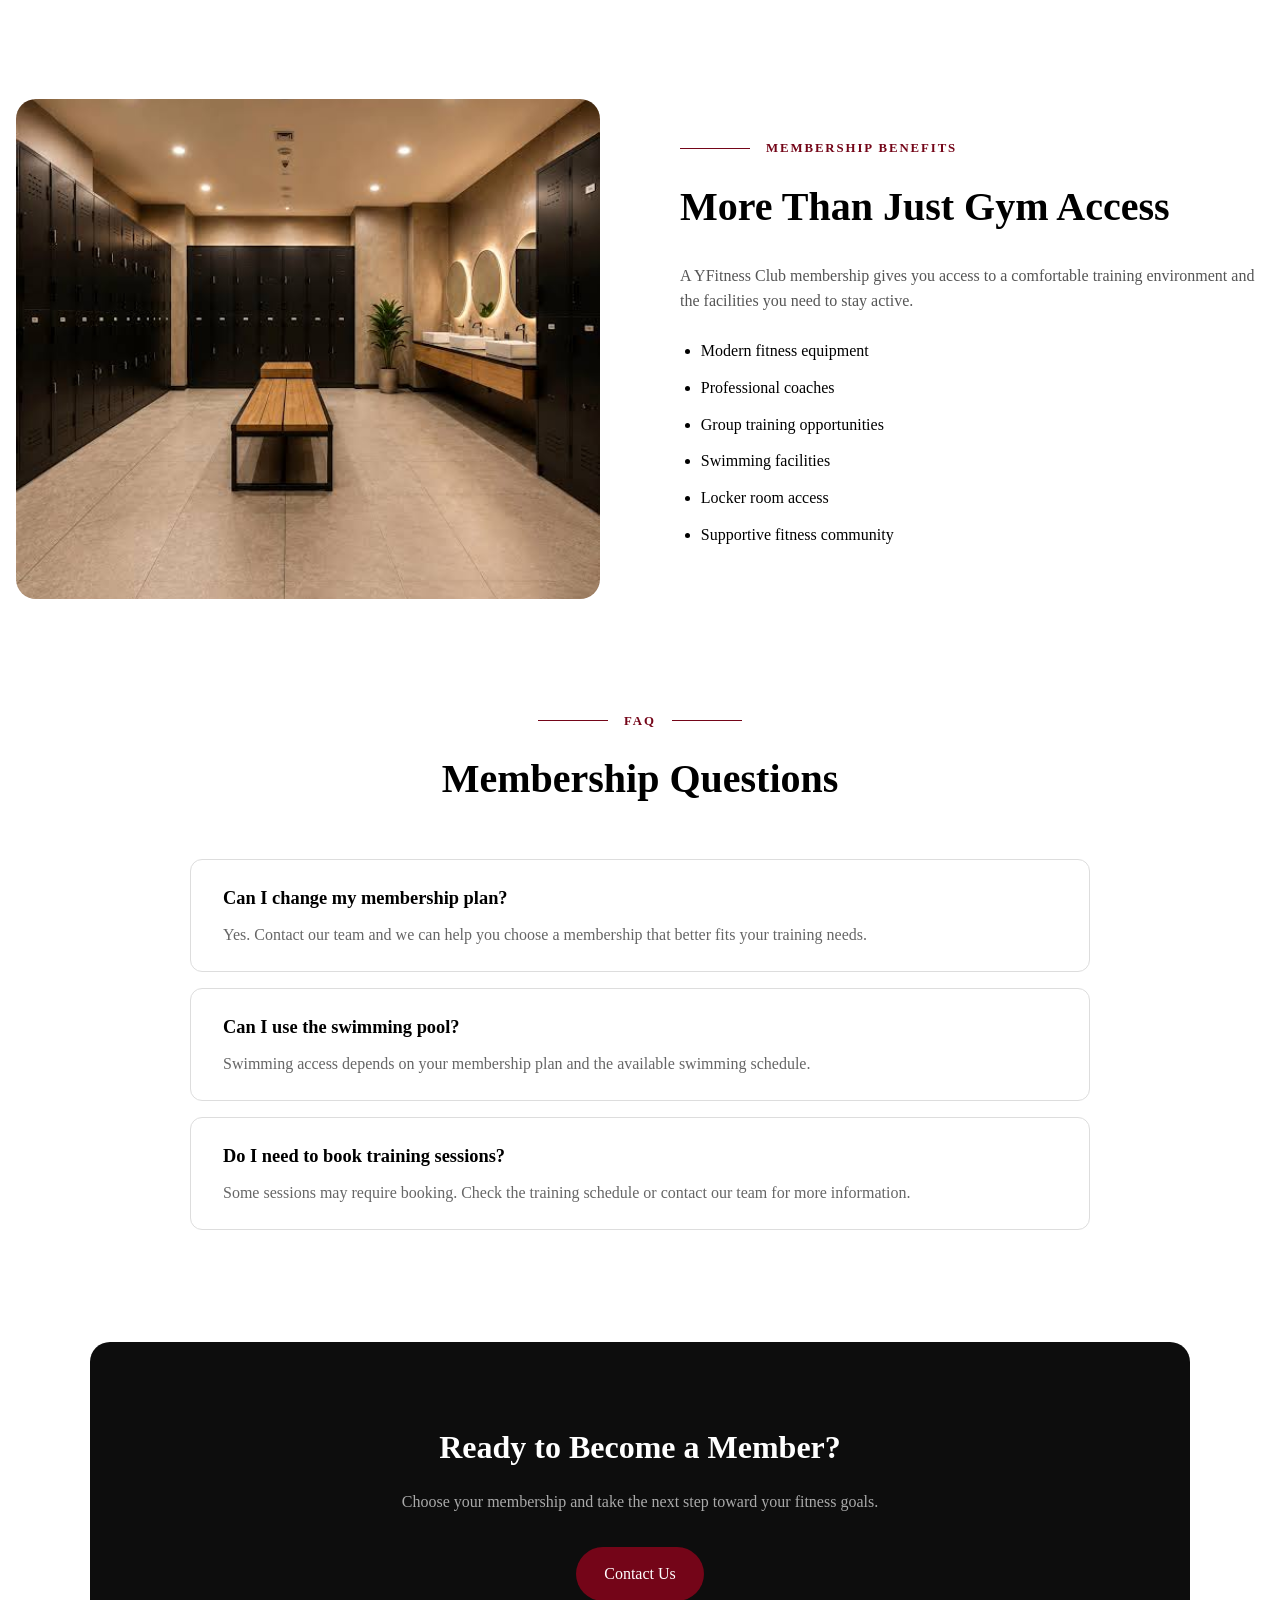
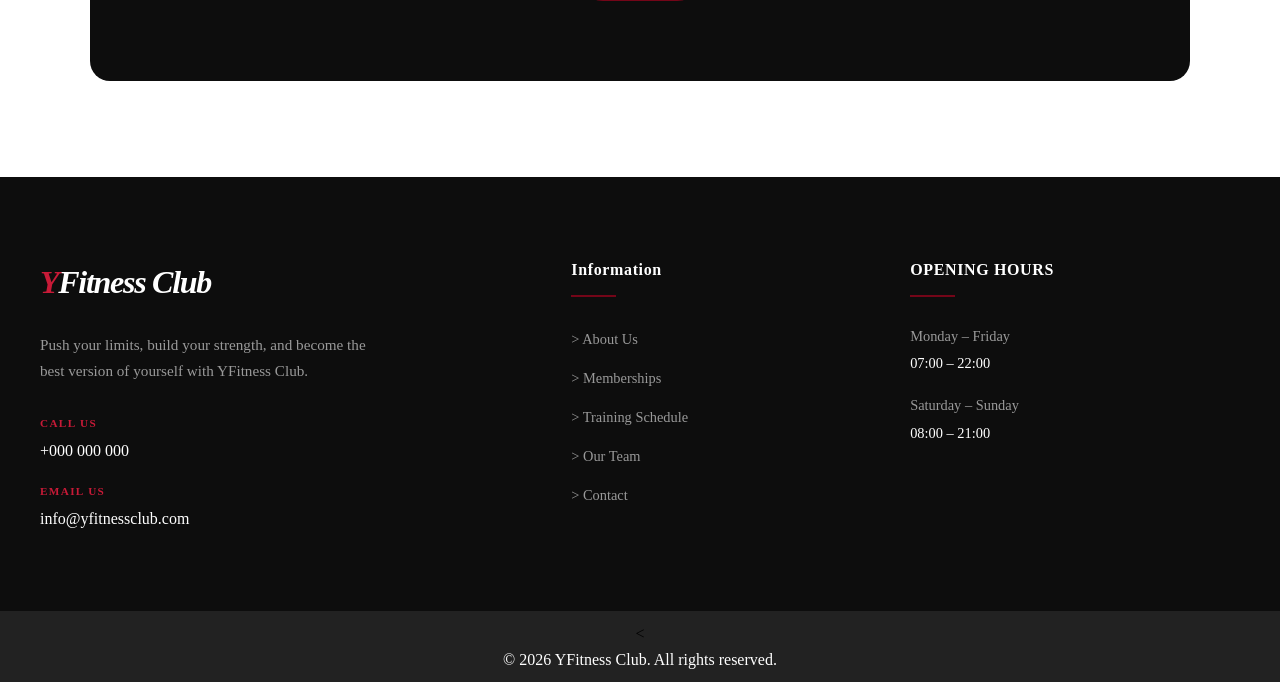
<file: memberships.html>
<!DOCTYPE html>
<html lang="en">
  <head>
    <meta charset="utf-8" />
    <meta name="viewport" content="width=device-width, initial-scale=1.0">
    <meta name="description" content="">
    <title>YFitness Club | Memberships </title>
    <link rel="stylesheet" href="styles.css"/>
  </head>
  
    <body>

        <header class="site-header">
    <a href="index.html" class="logo">YFitness Club</a>

    <button
        class="menu-toggle"
        id="menu-toggle"
        type="button"
        aria-label="Open navigation menu"
        aria-expanded="false"
        aria-controls="main-navigation"
    >
        <span></span>
        <span></span>
        <span></span>
    </button>

    <nav class="main-navigation" id="main-navigation">
        <ul>
            <li><a href="about-us.html">About Us</a></li>
            <li><a href="training.html">Training</a></li>
            <li><a href="memberships.html">Memberships</a></li>
            <li><a href="schedule.html">Schedule</a></li>
            <li><a href="coaches.html">Coaches</a></li>
            <li><a href="contact.html">Contact</a></li>
        </ul>
    </nav>
</header>



    

        <main>


            <section class="membership-hero">

                <img src="Yfitness_hp.png" alt="People training at YFitness Club">

                <div class="membership-hero-text">

                    <div class="membership-title">
                        <span>MEMBERSHIPS</span>
                    </div>

                    <h1>Choose Your Membership</h1>

                    <p>
                        Find a membership that fits your goals,
                        lifestyle, and training needs.
                    </p>

                </div>

            </section>


            <section class="membership-intro">

                <div class="membership-section-title">
                    <span>MEMBERSHIP PLANS</span>
                </div>

                <h2>Find the Plan That Fits You</h2>

                <p>
                    Whether you are just starting your fitness journey or
                    looking for a complete training experience, we have
                    membership options designed to help you stay active
                    and reach your goals.
                </p>

            </section>


            <section class="membership-plans">

                <div class="membership-card">

                    <div class="membership-card-top">

                        <h3>Basic</h3>

                        <p class="membership-description">
                            A simple option for staying active.
                        </p>

                        <div class="membership-price">
                            <span>$</span>25
                            <small>/ month</small>
                        </div>

                    </div>

                    <div class="membership-card-content">

                        <h4>What's Included</h4>

                        <ul>
                            <li>Gym access</li>
                            <li>Modern equipment</li>
                            <li>Locker room access</li>
                            <li>Fitness area access</li>
                        </ul>

                        <a href="contact.html" class="membership-btn">
                            Get Started
                        </a>

                    </div>

                </div>

                <div class="membership-card membership-featured">

                    <div class="popular-label">
                        MOST POPULAR
                    </div>

                    <div class="membership-card-top">

                        <h3>Standard</h3>

                        <p class="membership-description">
                            A balanced membership for regular training.
                        </p>

                        <div class="membership-price">
                            <span>$</span>40
                            <small>/ month</small>
                        </div>

                    </div>

                    <div class="membership-card-content">

                        <h4>What's Included</h4>

                        <ul>
                            <li>Everything in Basic</li>
                            <li>Group training sessions</li>
                            <li>Swimming pool access</li>
                            <li>Training schedule access</li>
                            <li>Fitness guidance</li>
                        </ul>

                        <a href="contact.html" class="membership-btn">
                            Get Started
                        </a>

                    </div>

                </div>


                <div class="membership-card">

                    <div class="membership-card-top">

                        <h3>Premium</h3>

                        <p class="membership-description">
                            The complete YFitness experience.
                        </p>

                        <div class="membership-price">
                            <span>$</span>60
                            <small>/ month</small>
                        </div>

                    </div>

                    <div class="membership-card-content">

                        <h4>What's Included</h4>

                        <ul>
                            <li>Everything in Standard</li>
                            <li>Personal training session</li>
                            <li>Swimming lessons</li>
                            <li>Priority booking</li>
                            <li>Additional coach support</li>
                        </ul>

                        <a href="contact.html" class="membership-btn">
                            Get Started
                        </a>

                    </div>

                </div>

            </section>


            <section class="membership-included">

                <div class="membership-included-image">

                    <img src="Locker_room.jpeg"
                        alt="YFitness Club locker room">

                </div>

                <div class="membership-included-text">

                    <div class="membership-section-title left">
                        <span>MEMBERSHIP BENEFITS</span>
                    </div>

                    <h2>More Than Just Gym Access</h2>

                    <p>
                        A YFitness Club membership gives you access to a
                        comfortable training environment and the facilities
                        you need to stay active.
                    </p>

                    <ul>
                        <li>Modern fitness equipment</li>
                        <li>Professional coaches</li>
                        <li>Group training opportunities</li>
                        <li>Swimming facilities</li>
                        <li>Locker room access</li>
                        <li>Supportive fitness community</li>
                    </ul>

                </div>

            </section>


            <section class="membership-faq">

                <div class="membership-section-title">
                    <span>FAQ</span>
                </div>

                <h2>Membership Questions</h2>

                <div class="faq-list">

                    <div class="faq-item">

                        <h3>Can I change my membership plan?</h3>

                        <p>
                            Yes. Contact our team and we can help you choose
                            a membership that better fits your training needs.
                        </p>

                    </div>


                    <div class="faq-item">

                        <h3>Can I use the swimming pool?</h3>

                        <p>
                            Swimming access depends on your membership plan
                            and the available swimming schedule.
                        </p>

                    </div>


                    <div class="faq-item">

                        <h3>Do I need to book training sessions?</h3>

                        <p>
                            Some sessions may require booking. Check the
                            training schedule or contact our team for more
                            information.
                        </p>

                    </div>

                </div>

            </section>


            <section class="membership-cta">

                <h2>Ready to Become a Member?</h2>

                <p>
                    Choose your membership and take the next step
                    toward your fitness goals.
                </p>

                <a href="contact.html" class="membership-btn">
                    Contact Us
                </a>

            </section>


            <section class="pre-footer">

                    <div class="pre-footer-container">

                    
                        <div class="pre-footer-brand">

                            <h2 class="footer-logo">
                            <span>Y</span>Fitness Club
                            </h2>

                            <p>
                                Push your limits, build your strength, and become
                                the best version of yourself with YFitness Club.
                            </p>

                            <div class="footer-contact">

                                <div>
                                    <span>CALL US</span>
                                    <a href="tel:+37322000707">+000 000 000</a>
                                </div>

                                <div>
                                    <span>EMAIL US</span>
                                    <a href="mailto:info@yfitnessclub.com">
                                        info@yfitnessclub.com
                                    </a>
                                </div>

                            </div>

                        </div>


                        <div class="pre-footer-column">

                            <h3>Information</h3>

                            <ul>
                                <li><a href="about-us.html">> About Us</a></li>
                                <li><a href="memberships.html">> Memberships</a></li>
                                <li><a href="schedule.html">> Training Schedule</a></li>
                                <li><a href="coaches.html">> Our Team</a></li>
                                <li><a href="contact.html">> Contact</a></li>
                            </ul>

                        </div>


                        
                        <div class="pre-footer-column hours-column">

                            <h3>OPENING HOURS</h3>

                            <div class="opening-hours">
                                <p>
                                    <span>Monday – Friday</span>
                                    <strong>07:00 – 22:00</strong>
                                </p>

                                <p>
                                    <span>Saturday – Sunday</span>
                                    <strong>08:00 – 21:00</strong>
                                </p>
                            </div>

                        </div>

                    </div>

            </section>



        </main>


        <footer>

            <<p>&copy; 2026 YFitness Club. All rights reserved.</p>

        </footer>

        
    <script>
        document.querySelectorAll(".site-header").forEach(function (header) {
         const button = header.querySelector(".menu-toggle");
            const navigation = header.querySelector(".main-navigation");

            if (!button || !navigation) return;

            button.addEventListener("click", function () {
                const isOpen = navigation.classList.toggle("is-open");

                button.setAttribute("aria-expanded", String(isOpen));
                button.setAttribute(
                       "aria-label",
                    isOpen ? "Close navigation menu" : "Open navigation menu"
                );
            });

            navigation.querySelectorAll("a").forEach(function (link) {
                link.addEventListener("click", function () {
                    navigation.classList.remove("is-open");
                    button.setAttribute("aria-expanded", "false");
                    button.setAttribute("aria-label", "Open navigation menu");
                });
            });
        });
    </script>

    </body>

</html>
</file>
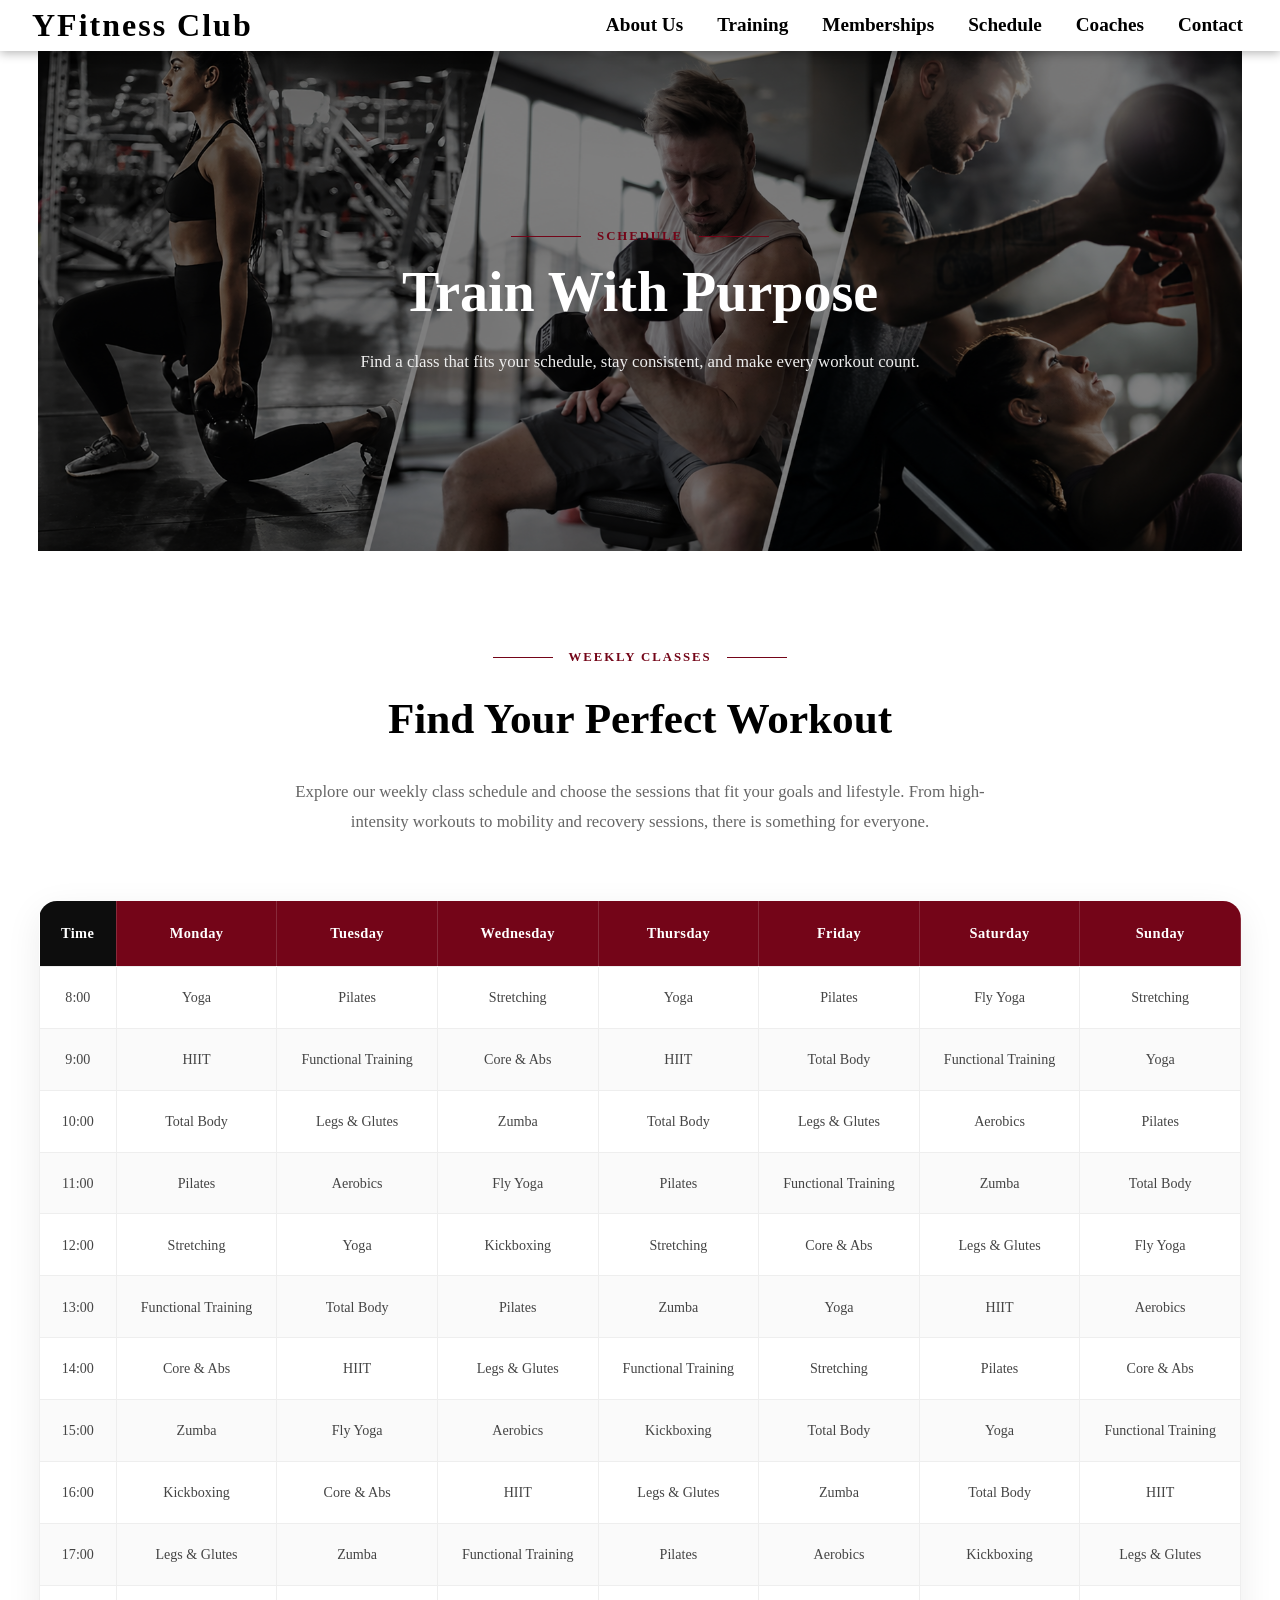
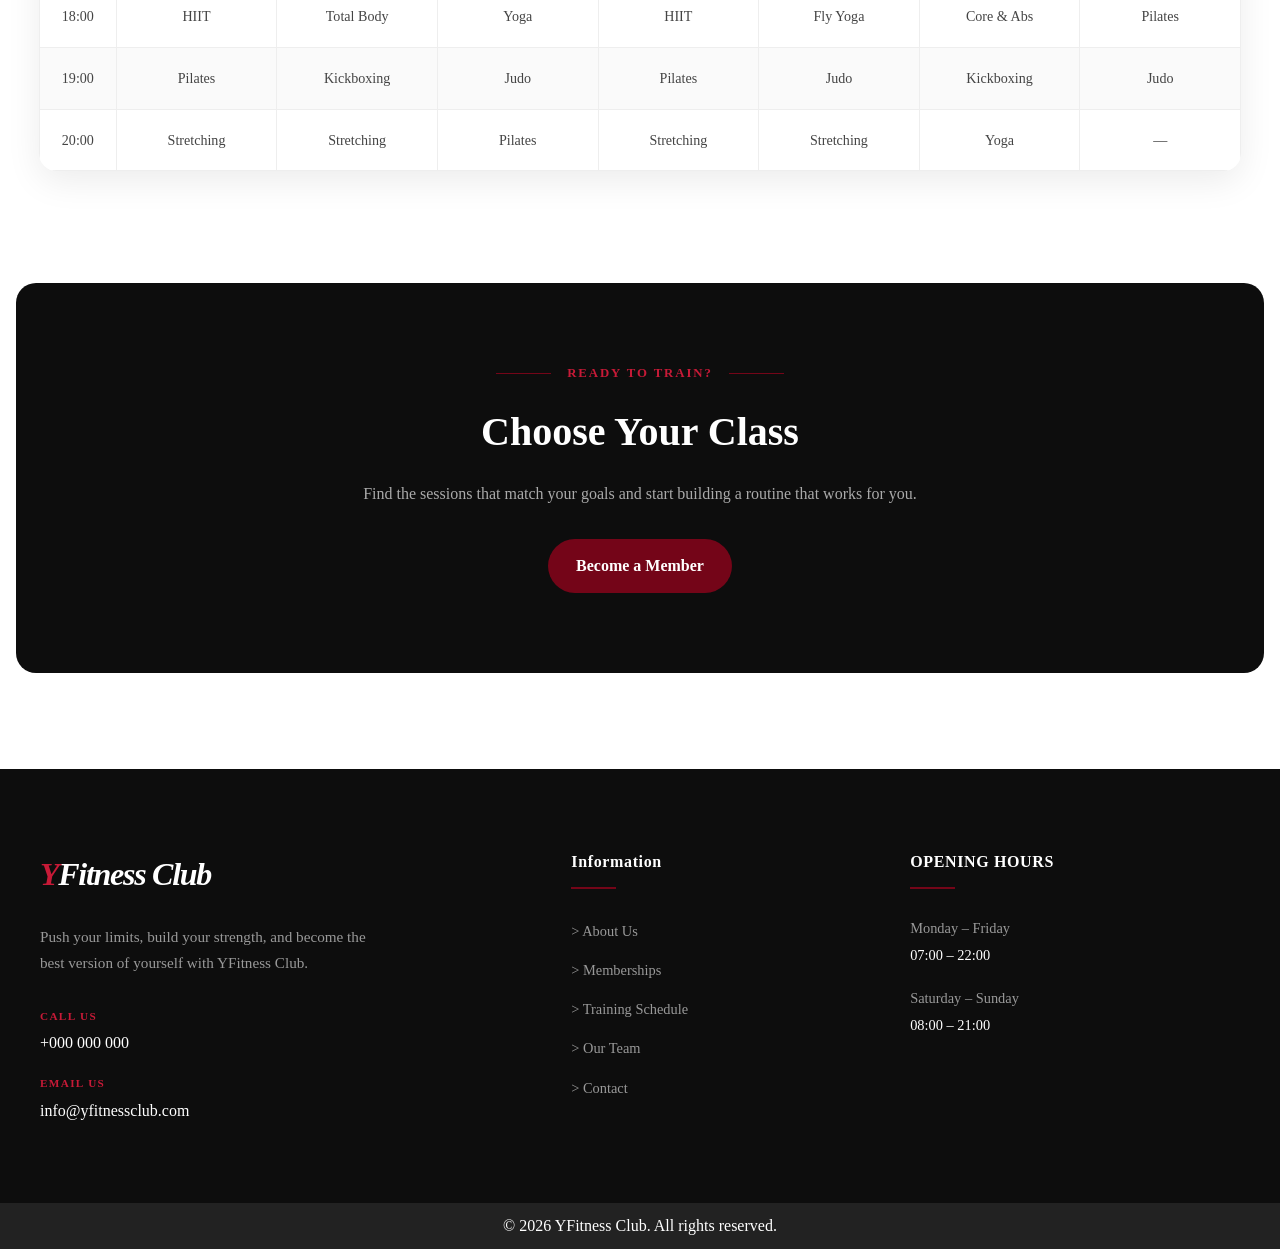
<file: schedule.html>
<!DOCTYPE html>
<html lang="en">
  <head>
    <meta charset="utf-8" />
    <meta name="viewport" content="width=device-width, initial-scale=1.0">
    <meta name="description" content="">
    <title>YFitness Club | Schedule </title>
    <link rel="stylesheet" href="styles.css"/>
  </head>
  
  <body>

    <header class="site-header">
    <a href="index.html" class="logo">YFitness Club</a>

    <button
        class="menu-toggle"
        id="menu-toggle"
        type="button"
        aria-label="Open navigation menu"
        aria-expanded="false"
        aria-controls="main-navigation"
    >
        <span></span>
        <span></span>
        <span></span>
    </button>

    <nav class="main-navigation" id="main-navigation">
        <ul>
            <li><a href="about-us.html">About Us</a></li>
            <li><a href="training.html">Training</a></li>
            <li><a href="memberships.html">Memberships</a></li>
            <li><a href="schedule.html">Schedule</a></li>
            <li><a href="coaches.html">Coaches</a></li>
            <li><a href="contact.html">Contact</a></li>
        </ul>
    </nav>
</header>



    <main>

      <section class="schedule-hero">

        <img src="Yfitness_hp.png" alt="People training">


        <div class="schedule-hero-overlay"></div>

            <div class="schedule-hero-content">

                <div class="schedule-title">
                    <span>SCHEDULE</span>
                </div>

                <h1>Train With Purpose</h1>

                <p>
                    Find a class that fits your schedule, stay consistent,
                    and make every workout count.
                </p>

            </div>


      </section>


      <section class="schedule-intro">

        <div class="schedule-intro-title">
          <span>WEEKLY CLASSES</span>
        </div>

        <h2>Find Your Perfect Workout</h2>

        <p>
          Explore our weekly class schedule and choose the sessions
          that fit your goals and lifestyle. From high-intensity
          workouts to mobility and recovery sessions, there is
          something for everyone.
        </p>

      </section>



      <section class="schedule-section">

        <div class="schedule-table-wrapper">

          <table class="schedule-table">


            <thead>

              <tr>
                <th>Time</th>
                <th>Monday</th>
                <th>Tuesday</th>
                <th>Wednesday</th>
                <th>Thursday</th>
                <th>Friday</th>
                <th>Saturday</th>
                <th>Sunday</th>
              </tr>

            </thead>

            <tbody>

              <tr>
                <td>8:00</td>
                <td>Yoga</td>
                <td>Pilates</td>
                <td>Stretching</td>
                <td>Yoga</td>
                <td>Pilates</td>
                <td>Fly Yoga</td>
                <td>Stretching</td>
              </tr>

              <tr>
                <td>9:00</td>
                <td>HIIT</td>
                <td>Functional Training</td>
                <td>Core & Abs</td>
                <td>HIIT</td>
                <td>Total Body</td>
                <td>Functional Training</td>
                <td>Yoga</td>
              </tr>

              <tr>
                <td>10:00</td>
                <td>Total Body</td>
                <td>Legs & Glutes</td>
                <td>Zumba</td>
                <td>Total Body</td>
                <td>Legs & Glutes</td>
                <td>Aerobics</td>
                <td>Pilates</td>
              </tr>

              <tr>
                <td>11:00</td>
                <td>Pilates</td>
                <td>Aerobics</td>
                <td>Fly Yoga</td>
                <td>Pilates</td>
                <td>Functional Training</td>
                <td>Zumba</td>
                <td>Total Body</td>
              </tr>

              <tr>
                <td>12:00</td>
                <td>Stretching</td>
                <td>Yoga</td>
                <td>Kickboxing</td>
                <td>Stretching</td>
                <td>Core & Abs</td>
                <td>Legs & Glutes</td>
                <td>Fly Yoga</td>
              </tr>

              <tr>
                <td>13:00</td>
                <td>Functional Training</td>
                <td>Total Body</td>
                <td>Pilates</td>
                <td>Zumba</td>
                <td>Yoga</td>
                <td>HIIT</td>
                <td>Aerobics</td>
              </tr>

              <tr>
                <td>14:00</td>
                <td>Core & Abs</td>
                <td>HIIT</td>
                <td>Legs & Glutes</td>
                <td>Functional Training</td>
                <td>Stretching</td>
                <td>Pilates</td>
                <td>Core & Abs</td>
              </tr>

              <tr>
                <td>15:00</td>
                <td>Zumba</td>
                <td>Fly Yoga</td>
                <td>Aerobics</td>
                <td>Kickboxing</td>
                <td>Total Body</td>
                <td>Yoga</td>
                <td>Functional Training</td>
              </tr>

              <tr>
                <td>16:00</td>
                <td>Kickboxing</td>
                <td>Core & Abs</td>
                <td>HIIT</td>
                <td>Legs & Glutes</td>
                <td>Zumba</td>
                <td>Total Body</td>
                <td>HIIT</td>
              </tr>

              <tr>
                <td>17:00</td>
                <td>Legs & Glutes</td>
                <td>Zumba</td>
                <td>Functional Training</td>
                <td>Pilates</td>
                <td>Aerobics</td>
                <td>Kickboxing</td>
                <td>Legs & Glutes</td>
              </tr>

              <tr>
                <td>18:00</td>
                <td>HIIT</td>
                <td>Total Body</td>
                <td>Yoga</td>
                <td>HIIT</td>
                <td>Fly Yoga</td>
                <td>Core & Abs</td>
                <td>Pilates</td>
              </tr>

              <tr>
                <td>19:00</td>
                <td>Pilates</td>
                <td>Kickboxing</td>
                <td>Judo</td>
                <td>Pilates</td>
                <td>Judo</td>
                <td>Kickboxing</td>
                <td>Judo</td>
              </tr>

              <tr>
                <td>20:00</td>
                <td>Stretching</td>
                <td>Stretching</td>
                <td>Pilates</td>
                <td>Stretching</td>
                <td>Stretching</td>
                <td>Yoga</td>
                <td>—</td>
                
              </tr>

            </tbody>


          </table>

        </div>

      </section>


      <section class="schedule-cta">

            <div class="schedule-cta-content">

                <div class="schedule-cta-title">
                    <span>READY TO TRAIN?</span>
                </div>

                <h2>Choose Your Class</h2>

                <p>
                    Find the sessions that match your goals and start
                    building a routine that works for you.
                </p>

                <a href="memberships.html" class="schedule-btn">
                    Become a Member
                </a>

            </div>

        </section>



      <section class="pre-footer">

        <div class="pre-footer-container">

            <!-- BRAND / CONTACT -->
            <div class="pre-footer-brand">

                <h2 class="footer-logo">
                   <span>Y</span>Fitness Club
                </h2>

                <p>
                    Push your limits, build your strength, and become
                    the best version of yourself with YFitness Club.
                </p>

                <div class="footer-contact">

                    <div>
                        <span>CALL US</span>
                        <a href="tel:+37322000707">+000 000 000</a>
                    </div>

                    <div>
                        <span>EMAIL US</span>
                        <a href="mailto:info@yfitnessclub.com">
                            info@yfitnessclub.com
                        </a>
                    </div>

                </div>

            </div>


            <div class="pre-footer-column">

                <h3>Information</h3>

                <ul>
                    <li><a href="about-us.html">> About Us</a></li>
                    <li><a href="memberships.html">> Memberships</a></li>
                    <li><a href="schedule.html">> Training Schedule</a></li>
                    <li><a href="coaches.html">> Our Team</a></li>
                    <li><a href="contact.html">> Contact</a></li>
                </ul>

            </div>


            
            <div class="pre-footer-column hours-column">

                <h3>OPENING HOURS</h3>

                <div class="opening-hours">
                    <p>
                        <span>Monday – Friday</span>
                        <strong>07:00 – 22:00</strong>
                    </p>

                    <p>
                        <span>Saturday – Sunday</span>
                        <strong>08:00 – 21:00</strong>
                    </p>
                </div>

            </div>

        </div>

      </section>

    

    </main>


    <footer>

        <p>&copy; 2026 YFitness Club. All rights reserved.</p>
        
    </footer>


    <script>
        document.querySelectorAll(".site-header").forEach(function (header) {
         const button = header.querySelector(".menu-toggle");
            const navigation = header.querySelector(".main-navigation");

            if (!button || !navigation) return;

            button.addEventListener("click", function () {
                const isOpen = navigation.classList.toggle("is-open");

                button.setAttribute("aria-expanded", String(isOpen));
                button.setAttribute(
                       "aria-label",
                    isOpen ? "Close navigation menu" : "Open navigation menu"
                );
            });

            navigation.querySelectorAll("a").forEach(function (link) {
                link.addEventListener("click", function () {
                    navigation.classList.remove("is-open");
                    button.setAttribute("aria-expanded", "false");
                    button.setAttribute("aria-label", "Open navigation menu");
                });
            });
        });
    </script>


  </body>

</html>
</file>
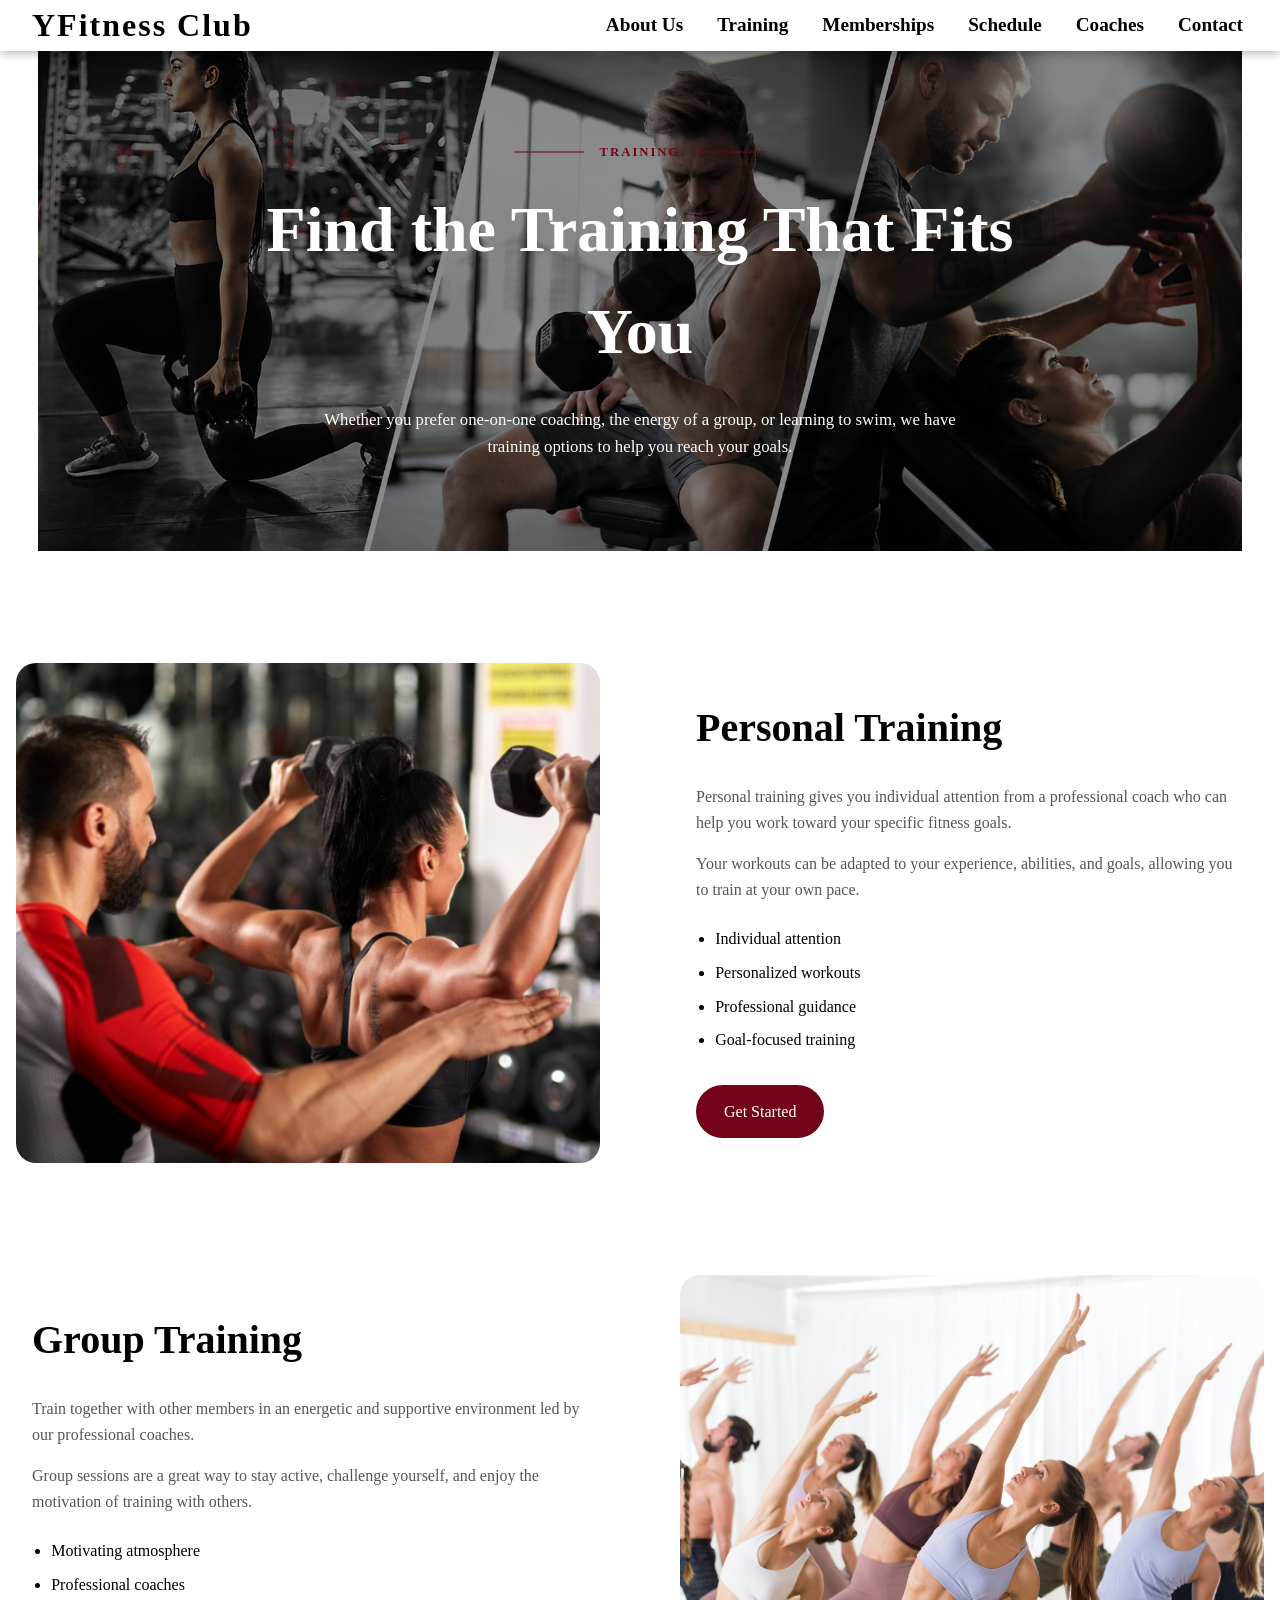
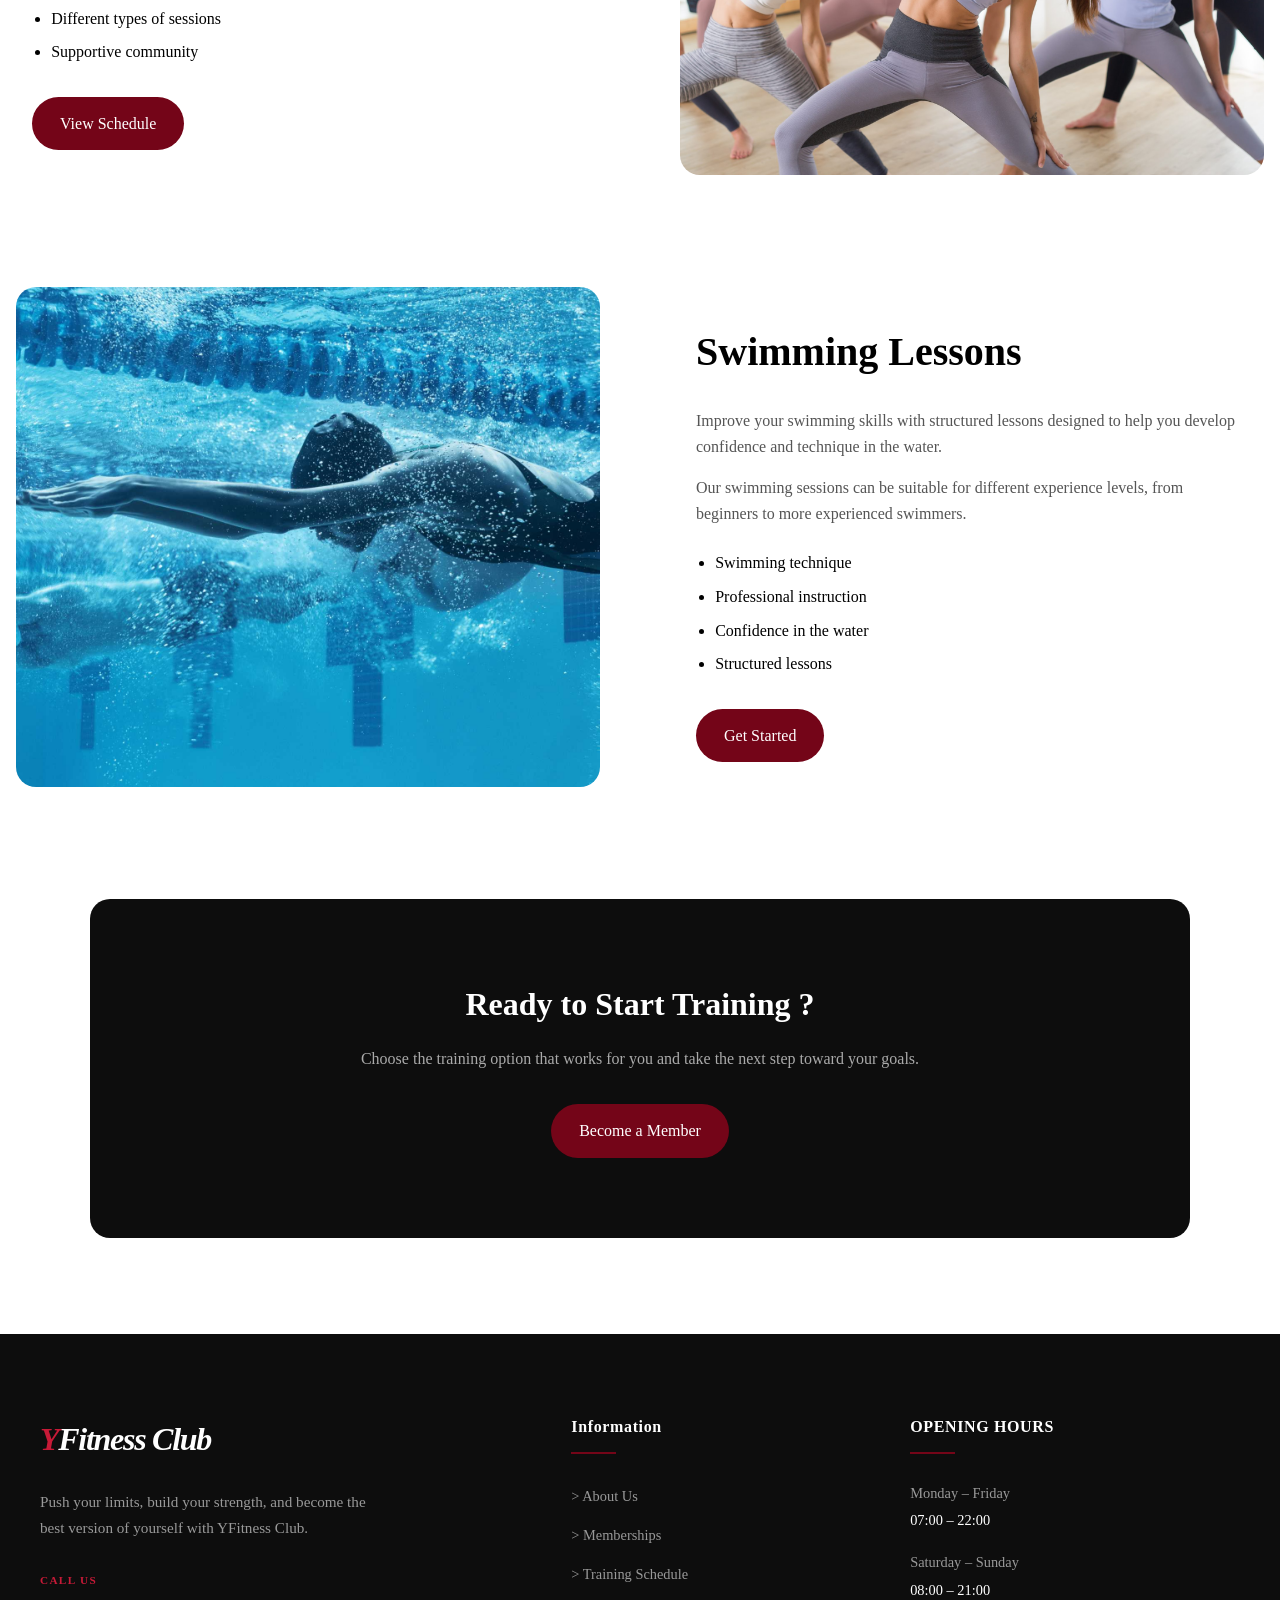
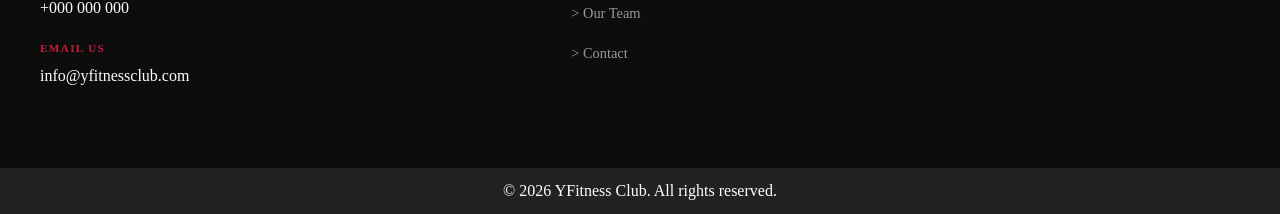
<file: training.html>
<!DOCTYPE html>
<html lang="en">
  <head>
    <meta charset="utf-8" />
    <meta name="viewport" content="width=device-width, initial-scale=1.0">
    <meta name="description" content="">
    <title>YFitness Club | Training </title>
    <link rel="stylesheet" href="styles.css"/>
  </head>
  
  <body>

    <header class="site-header">
    <a href="index.html" class="logo">YFitness Club</a>

    <button
        class="menu-toggle"
        id="menu-toggle"
        type="button"
        aria-label="Open navigation menu"
        aria-expanded="false"
        aria-controls="main-navigation"
    >
        <span></span>
        <span></span>
        <span></span>
    </button>

    <nav class="main-navigation" id="main-navigation">
        <ul>
            <li><a href="about-us.html">About Us</a></li>
            <li><a href="training.html">Training</a></li>
            <li><a href="memberships.html">Memberships</a></li>
            <li><a href="schedule.html">Schedule</a></li>
            <li><a href="coaches.html">Coaches</a></li>
            <li><a href="contact.html">Contact</a></li>
        </ul>
    </nav>
</header>

    

    <main>


        <section class="training-hero">

    <img src="Yfitness_hp.png" alt="People training at YFitness Club">

    <div class="training-hero-content">

        <div class="training-title">
            <span>TRAINING</span>
        </div>

        <h1>Find the Training That Fits You</h1>

        <p>
            Whether you prefer one-on-one coaching, the energy of a group,
            or learning to swim, we have training options to help you
            reach your goals.
        </p>

    </div>

</section>


         <section class="training-detail">

            <div class="training-detail-image">
                <img src="Personal-training.jpg"
                     alt="Personal training session">
            </div>

            <div class="training-detail-text">

                <h2>Personal Training</h2>

                <p>
                    Personal training gives you individual attention from a
                    professional coach who can help you work toward your
                    specific fitness goals.
                </p>

                <p>
                    Your workouts can be adapted to your experience,
                    abilities, and goals, allowing you to train at your own
                    pace.
                </p>

                <ul>
                    <li>Individual attention</li>
                    <li>Personalized workouts</li>
                    <li>Professional guidance</li>
                    <li>Goal-focused training</li>
                </ul>

                <a href="contact.html" class="training-btn">
                    Get Started
                </a>

            </div>

        </section>

        
        <section class="training-detail training-detail-reverse">

            <div class="training-detail-image">
                <img src="Group_training.jpg"
                     alt="Group training class">
            </div>

            <div class="training-detail-text">

                <h2>Group Training</h2>

                <p>
                    Train together with other members in an energetic and
                    supportive environment led by our professional coaches.
                </p>

                <p>
                    Group sessions are a great way to stay active, challenge
                    yourself, and enjoy the motivation of training with
                    others.
                </p>

                <ul>
                    <li>Motivating atmosphere</li>
                    <li>Professional coaches</li>
                    <li>Different types of sessions</li>
                    <li>Supportive community</li>
                </ul>

                <a href="schedule.html" class="training-btn">
                    View Schedule
                </a>

            </div>

        </section>


        <section class="training-detail">

            <div class="training-detail-image">
                <img src="swimming_lessons.jpg"
                     alt="Swimming lesson">
            </div>

            <div class="training-detail-text">

                <h2>Swimming Lessons</h2>

                <p>
                    Improve your swimming skills with structured lessons
                    designed to help you develop confidence and technique
                    in the water.
                </p>

                <p>
                    Our swimming sessions can be suitable for different
                    experience levels, from beginners to more experienced
                    swimmers.
                </p>

                <ul>
                    <li>Swimming technique</li>
                    <li>Professional instruction</li>
                    <li>Confidence in the water</li>
                    <li>Structured lessons</li>
                </ul>

                <a href="contact.html" class="training-btn">
                    Get Started
                </a>

            </div>

        </section>


        <section class="training-cta">

            <h2>Ready to Start Training ?</h2>

            <p>
                Choose the training option that works for you
                and take the next step toward your goals.
            </p>

            <a href="memberships.html" class="training-btn">
                Become a Member
            </a>

        </section>






      <section class="pre-footer">

        <div class="pre-footer-container">

            <div class="pre-footer-brand">

                <h2 class="footer-logo">
                   <span>Y</span>Fitness Club
                </h2>

                <p>
                    Push your limits, build your strength, and become
                    the best version of yourself with YFitness Club.
                </p>

                <div class="footer-contact">

                    <div>
                        <span>CALL US</span>
                        <a href="tel:+37322000707">+000 000 000</a>
                    </div>

                    <div>
                        <span>EMAIL US</span>
                        <a href="mailto:info@yfitnessclub.com">
                            info@yfitnessclub.com
                        </a>
                    </div>

                </div>

            </div>


            <div class="pre-footer-column">

                <h3>Information</h3>

                <ul>
                    <li><a href="about-us.html">> About Us</a></li>
                    <li><a href="memberships.html">> Memberships</a></li>
                    <li><a href="schedule.html">> Training Schedule</a></li>
                    <li><a href="coaches.html">> Our Team</a></li>
                    <li><a href="contact.html">> Contact</a></li>
                </ul>

            </div>


            
            <div class="pre-footer-column hours-column">

                <h3>OPENING HOURS</h3>

                <div class="opening-hours">
                    <p>
                        <span>Monday – Friday</span>
                        <strong>07:00 – 22:00</strong>
                    </p>

                    <p>
                        <span>Saturday – Sunday</span>
                        <strong>08:00 – 21:00</strong>
                    </p>
                </div>

            </div>

        </div>

      </section>



    </main>
    

    <footer>

       <p>&copy; 2026 YFitness Club. All rights reserved.</p>

    </footer>

    <script>
        document.querySelectorAll(".site-header").forEach(function (header) {
         const button = header.querySelector(".menu-toggle");
            const navigation = header.querySelector(".main-navigation");

            if (!button || !navigation) return;

            button.addEventListener("click", function () {
                const isOpen = navigation.classList.toggle("is-open");

                button.setAttribute("aria-expanded", String(isOpen));
                button.setAttribute(
                       "aria-label",
                    isOpen ? "Close navigation menu" : "Open navigation menu"
                );
            });

            navigation.querySelectorAll("a").forEach(function (link) {
                link.addEventListener("click", function () {
                    navigation.classList.remove("is-open");
                    button.setAttribute("aria-expanded", "false");
                    button.setAttribute("aria-label", "Open navigation menu");
                });
            });
        });
    </script>

  </body>

</html>
</file>
<file: styles.css>
/* ==========================
   1. RESET & GLOBAL STYLES
   ========================== */

* {
   margin: 0;
   padding: 0;
   box-sizing: border-box;
}

html {
   scroll-behavior: smooth;
}

body {
   background-color: #fff;
   color: black;
   font-family: Georgia, 'Times New Roman', serif;
   line-height: 1.6;
}

img {
   max-width: 100%;
   display: block;
}

a {
   text-decoration: none;
   color: inherit;
   transition: color 0.3s ease;
}

.container {
   width: 90%;
   max-width: 1200px;
   margin: 0 auto;
}


/* ==========================
   2. TYPOGRAPHY
   ========================== */

h1 {
   text-align: center;
   font-size: clamp(2.5rem,5vw,4rem);
   margin-bottom: 1rem;
}

h2 {
   font-size:2rem;
    margin-bottom:1rem;
}

h3 {
   font-size:1.5rem;
}

p{
    margin-bottom:1rem;
}



/* ==========================
   3. HEADER & NAVIGATION
   ========================== */

header {
   padding: 20px 0;
   position: sticky;
   top:0;
   background: #fff;
   z-index: 100;
   box-shadow: 0 2px 10px rgba(0,0,0,0.3);
}

header .container {
   display: flex;
   justify-content: space-between;
   align-items: center ;
}

.logo {
   font-size: 2rem;
   font-weight: bold;
   letter-spacing: 2px;
}

.logo span {
    display: inline-block;
    transition: color 0.3s ease, transform 0.3s ease;
}

.logo:hover span {
    color: #740518;
    transform: translateY(-2px);
}

nav ul {
   display: flex;
   gap: 40px;
   list-style: none;
}

nav li {
   padding: 5px;
}

nav a {
   font-size: 1.2rem;
   font-weight: bold;
}

nav a:hover {
   color: darkred;
   text-decoration: none;
}

@media (max-width: 1100px) {
nav ul {
gap: 18px;
}

nav a {
    font-size: 1rem;
}

.logo {
    font-size: 1.7rem;
}

}

/* ==========================
   4. HOME PAGE
   ========================== */

.home {
    position: relative;
    width: 94%;
    max-width: 1500px;
    height: 620px;
    margin: 0 auto;
    overflow: hidden;
}

.home img {
    display: block;
    width: 100%;
    height: 100%;
    object-fit: cover;
    object-position: center;
}

.about-hero,
.training-hero,
.memberships-hero,
.schedule-hero,
.coaches-hero,
.contact-hero {
    position: relative;
    width: 94%;
    max-width: 1500px;
    height: 620px;
    margin: 0 auto;
    overflow: hidden;
}

.about-hero img,
.training-hero img,
.memberships-hero img,
.schedule-hero img,
.coaches-hero img,
.contact-hero img {
    display: block;
    width: 100%;
    height: 100%;
    object-fit: cover;
    object-position: center;
}

.home::after {
content: "";
position: absolute;
inset: 0;
background: rgba(0, 0, 0, 0.25);
pointer-events: none;
}

.home-btn {
   position: absolute;
   right: 60px;
   bottom: 80px;
   padding: 14pX 28pX;
   background: #740518;
   color: #fff;
   border-radius: 30px;
   font-weight: 300;
   transition: color 0.3s ease;
}

.home a:hover {
   background: #c71a37;
}

/*--------------------------------*/

.training-options  {
   text-align: center;
   margin: 6rem auto;
}

.option-grid {
   display: grid;
   grid-template-columns: repeat(3,1fr);
   gap: 2rem;
   max-width: 1000px;
   margin: 2rem auto 0;
}

.training-card {
   text-align: center;
   overflow: hidden;
   padding-bottom: 0.5rem;
}

.training-card h4 {
   margin: 1.5rem 0 0.5rem;
   color: black;
}

.option-grid-btn {
   display: inline-block;
   padding: 14pX 28px;
   background: #740518;
   color: #fff;
   border-radius: 30px;
   font-weight: 300;
transition: color 0.3s ease;
}

.option-grid-btn:hover{
   background: #c71a37;
}

.training-card img {
    width: 100%;
    height: 350px;
    object-fit: cover;
    display: block;
    transition: transform 0.4s ease;
}

.training-card:hover img {
    transform: scale(1.03);
}

/*--------------------------------*/

.about-the-club {
    width: 90%;
    max-width: 1200px;
    margin: 6rem auto;

}

.about-title {
    display: flex;
    align-items:center;
    gap: 1rem;
    color: #740518;
    font-weight: bold;
}

.about-title::before {
    content: "";
    width: 60px;
    height: 2px;
    background: #740518;
}

.about-content {
    display: grid;
    grid-template-columns: 1fr 1fr;
    gap: 4rem;
    align-items: center;
    margin-top: 3rem;
}

.about-text h2 {
    font-size: 2.5rem;
    margin-bottom: 1.5rem;
}

.about-text p {
    font-size: 1.1rem;
    line-height: 1.7;
    margin-bottom: 1.5rem;
}

.about-text ul {
    margin-bottom: 2rem;
    padding-left: 1.5rem;
}

.about-photo img {
    width: 100%;
    height: 450px;
    object-fit: cover;
    border-radius: 12px;
}

.about-btn {
    display: inline-block;
    padding: 14px 28px;
    background: #740518;
    color: #fff;
    border-radius: 30px;
    transition: background-color 0.3s ease;
}

.about-btn:hover {
    background-color: #9b0a22;
}

/*--------------------------------*/

.meet-our-team {
    text-align: center;
    margin: 6rem auto;
}

.our-team-title {
    display: flex;
    align-items: center;
    justify-content: center;
    gap: 1rem;
    margin-bottom: 1rem;
}

.our-team-title::before,
.our-team-title::after {
    content: "";
    width: 80px;
    height: 1px;
    background: #740518;
}

.our-team-title span {
    font-size: 0.8rem;
    font-weight: 600;
    letter-spacing: 0.15em;
    color: #740518;
    white-space: nowrap;
}

.meet-our-team h2 {
    margin: 0;
    text-align: center;
}


.coach-cards {
    display: grid;
    grid-template-columns: repeat(3, 1fr);
    gap: 2rem;
    max-width: 1000px;
    margin: 3rem auto 2.5rem;
}

.coach-card {
    display: block;
    color: inherit;
    text-decoration: none;
    text-align: left;
}

.coach-card img {
    display: block;
    width: 100%;
    aspect-ratio: 4 / 5;
    object-fit: cover;
    border-radius: 20px;
    transition: transform 0.3s ease;
}

.coach-card:hover img {
    transform: scale(1.02);
}

.coach-info {
    padding: 1rem 0.25rem 0;
}

.coach-info h3 {
    text-align: center;
    margin: 0 0 0.35rem;
    font-size: 1.2rem;
    font-weight: 600;
}

.coach-info p {
    text-align: center;
    margin: 0;
    font-size: 0.95rem;
    color: #777;
}

.team-button {
    display: block;
    width: fit-content;
    margin: 0 auto;
    padding: 14px 28px;
    background: #740518;
    color: #fff;
    border-radius: 30px;
    font-weight: 300;
    text-decoration: none;
    transition: background 0.3s ease;
}

.team-button:hover {
    background: #c71a37;
}


@media (max-width: 700px) {

    .coach-cards {
        grid-template-columns: repeat(2, 1fr);
        gap: 1.5rem;
    }

    .our-team-title::before,
    .our-team-title::after {
        width: 50px;
    }
}

@media (max-width: 500px) {

    .coach-cards {
        grid-template-columns: 1fr;
        max-width: 350px;
    }

    .our-team-title::before,
    .our-team-title::after {
        width: 30px;
    }
}

/*--------------------------------*/

.gallery {
    max-width: 1100px;
    margin: 6rem auto 0;
    text-align: center;
}

.gallery-title {
    display: flex;
    align-items: center;
    justify-content: center;
    gap: 1rem;
    margin-bottom: 1rem;
}

.gallery-title::before,
.gallery-title::after {
    content: "";
    width: 80px;
    height: 1px;
    background: #740518;
}

.gallery-title span {
    font-size: 0.8rem;
    font-weight: 600;
    letter-spacing: 0.15em;
    color: #740518;
    white-space: nowrap;
}

.gallery h2 {
    margin: 0 0 3rem;
}

.gallery-grid {
   display: grid;
    grid-template-columns: repeat(2, 1fr);
    gap: 1rem;;
}

.gallery-item {
    aspect-ratio: 16 / 10;
    overflow: hidden;
    border-radius: 20px;
}

.gallery-item img {
    display: block;
    width: 100%;
    height: 100%;
    object-fit: cover;
    transition: transform 0.4s ease;
}

.gallery-item:hover img {
    transform: scale(1.03);
}

@media (max-width: 600px) {

    .gallery-grid {
        grid-template-columns: 1fr;
    }

    .gallery-title::before,
    .gallery-title::after {
        width: 30px;
    }
}


/*--------------------------------*/

.pre-footer {
    background: #0d0d0d;
    color: #fff;
    margin-top: 6rem;
    padding: 5rem 2rem;
}

.pre-footer-container {
    max-width: 1200px;
    margin: 0 auto;
    display: grid;
    grid-template-columns: 1.7fr 1fr 1.2fr;
    gap: 4rem;
}

.pre-footer-brand {
    max-width: 330px;
}

.footer-logo {
    margin: 0 0 1.5rem;

    font-size: 2rem;
    font-weight: 800;
    font-style: italic;
    letter-spacing: -0.04em;
}

.footer-logo span {
    color: #c71a37;
}

.pre-footer-brand > p {
    margin: 0 0 2rem;

    color: #999;
    font-size: 0.95rem;
    line-height: 1.7;
}

.footer-contact {
    display: flex;
    flex-direction: column;
    gap: 1.2rem;
}

.footer-contact div {
    display: flex;
    flex-direction: column;
    gap: 0.3rem;
}

.footer-contact span {
    color: #c71a37;
    font-size: 0.7rem;
    font-weight: 600;
    letter-spacing: 0.12em;
}

.footer-contact a {
    color: #fff;
    text-decoration: none;
    font-size: 1rem;
    transition: color 0.3s ease;
}

.footer-contact a:hover {
    color: #c71a37;
}

.pre-footer-column h3 {
    position: relative;

    margin: 0 0 1.8rem;

    font-size: 1rem;
    font-weight: 600;
    letter-spacing: 0.04em;
}

.pre-footer-column h3::after {
    content: "";

    display: block;

    width: 45px;
    height: 2px;

    margin-top: 0.8rem;

    background: #740518;
}

.pre-footer-column ul {
    list-style: none;
    padding: 0;
    margin: 0;
}

.pre-footer-column li {
    margin-bottom: 0.85rem;
}

.pre-footer-column a {
    color: #999;
    text-decoration: none;
    font-size: 0.9rem;

    transition: color 0.3s ease,
    padding-left 0.3s ease;
}

.pre-footer-column a:hover {
    color: #fff;
    padding-left: 5px;
}

.opening-hours {
    display: flex;
    flex-direction: column;
    gap: 1.3rem;
}

.opening-hours p {
    display: flex;
    flex-direction: column;
    gap: 0.35rem;

    margin: 0;

    color: #999;
    font-size: 0.9rem;
    line-height: 1.5;
}

.opening-hours strong {
    color: #fff;
    font-weight: 400;
}

@media (max-width: 950px) {

    .pre-footer-container {
        grid-template-columns: 1.5fr 1fr;
        gap: 3rem;
    }

    .hours-column {
        grid-column: span 2;
    }

}


@media (max-width: 650px) {

    .pre-footer {
        padding: 4rem 1.5rem;
    }

    .pre-footer-container {
        grid-template-columns: 1fr 1fr;
        gap: 3rem 2rem;
    }

    .pre-footer-brand {
        grid-column: span 2;
        max-width: 450px;
    }

    .hours-column {
        grid-column: span 2;
    }

}


@media (max-width: 450px) {

    .pre-footer-container {
        grid-template-columns: 1fr;
    }

    .pre-footer-brand,
    .hours-column {
        grid-column: auto;
    }

}



/* ==========================
   5. ABOUT US PAGE
   ========================== */

.about-hero {
    position: relative;
    width: 100%;
    height: 500px;
    overflow: hidden;
}

.about-hero img {
    width: 100%;
    height: 100%;
    object-fit: cover;
}

.about-hero::after {
    content: "";
    position: absolute;
    inset: 0;
    background: rgba(0, 0, 0, 0.45);
}

.about-hero-text {
    position: absolute;
    z-index: 2;
    top: 50%;
    left: 50%;
    transform: translate(-50%, -50%);
    width: 90%;
    max-width: 800px;
    text-align: center;
    color: #fff;
}

.about-hero-title {
    display: flex;
    align-items: center;
    justify-content: center;
    gap: 1rem;
    margin-bottom: 1rem;
}

.about-hero-title::before,
.about-hero-title::after {
    content: "";
    width: 70px;
    height: 1px;
    background: #740518;
}

.about-hero-title span {
    font-size: .8rem;
    font-weight: 600;
    letter-spacing: .15em;
    color: #740518;
}

.about-hero-text h1 {
    margin-bottom: 1rem;
}

.about-hero-text p {
    max-width: 650px;
    margin: 0 auto;
    font-size: 1.1rem;
}

.about-page-intro {
    max-width: 1100px;
    margin: 7rem auto;
    display: grid;
    grid-template-columns: 1fr 1fr;
    gap: 5rem;
    align-items: center;
}

.about-page-image {
    overflow: hidden;
    border-radius: 20px;
}

.about-page-image img {
    width: 100%;
    height: 500px;
    object-fit: cover;
    transition: transform .4s ease;
}

.about-page-image:hover img {
    transform: scale(1.03);
}

.about-page-title {
    display: flex;
    align-items: center;
    gap: 1rem;
    margin-bottom: 1rem;
}

.about-page-title::before {
    content: "";
    width: 60px;
    height: 1px;
    background: #740518;
}

.about-page-title span {
    color: #740518;
    font-size: .8rem;
    font-weight: 600;
    letter-spacing: .15em;
}

.about-page-text h2 {
    font-size: 2.5rem;
    margin-bottom: 1.5rem;
}

.about-page-text p {
    color: #555;
    margin-bottom: 1rem;
}

.about-values {
    max-width: 1100px;
    margin: 7rem auto;
    text-align: center;
}

.about-section-title {
    display: flex;
    align-items: center;
    justify-content: center;
    gap: 1rem;
    margin-bottom: 1rem;
}

.about-section-title::before,
.about-section-title::after {
    content: "";
    width: 70px;
    height: 1px;
    background: #740518;
}

.about-section-title span {
    color: #740518;
    font-size: .8rem;
    font-weight: 600;
    letter-spacing: .15em;
}

.about-values > h2 {
    margin-bottom: 3rem;
}

.values-grid {
    display: grid;
    grid-template-columns: repeat(3, 1fr);
    gap: 2rem;
}

.value-card {
    padding: 2.5rem 2rem;
    border: 1px solid #ddd;
    border-radius: 20px;
    text-align: left;
    transition: transform .3s ease,
                box-shadow .3s ease;
}

.value-card:hover {
    transform: translateY(-5px);
    box-shadow: 0 10px 25px rgba(0, 0, 0, .1);
}

.value-number {
    color: #740518;
    font-size: .85rem;
    font-weight: bold;
    letter-spacing: .15em;
    margin-bottom: 1.5rem;
}

.value-card h3 {
    margin-bottom: 1rem;
}

.value-card p {
    color: #666;
    margin: 0;
}

.about-why {
    max-width: 1100px;
    margin: 7rem auto;
    display: grid;
    grid-template-columns: 1fr 1fr;
    gap: 5rem;
    align-items: center;
}

.about-why-text h2 {
    font-size: 2.5rem;
    margin-bottom: 1.5rem;
}

.about-why-text > p {
    color: #555;
    margin-bottom: 1.5rem;
}

.about-why-text ul {
    padding-left: 1.3rem;
    margin-bottom: 2rem;
}

.about-why-text li {
    margin-bottom: .7rem;
}

.about-why-image {
    overflow: hidden;
    border-radius: 20px;
}

.about-why-image img {
    width: 100%;
    height: 500px;
    object-fit: cover;
    transition: transform .4s ease;
}

.about-why-image:hover img {
    transform: scale(1.03);
}

.about-page-btn {
    display: inline-block;
    padding: 14px 28px;
    background: #740518;
    color: #fff;
    border-radius: 30px;
    transition: background-color .3s ease;
}

.about-page-btn:hover {
    background: #c71a37;
}

.about-mission {
    max-width: 800px;
    margin: 7rem auto;
    text-align: center;
}

.about-mission h2 {
    font-size: 2.5rem;
    margin-bottom: 1.5rem;
}

.about-mission p {
    color: #666;
    font-size: 1.1rem;
}

.about-cta {
    max-width: 1100px;
    margin: 7rem auto 6rem;
    padding: 5rem 2rem;
    background: #0d0d0d;
    color: #fff;
    text-align: center;
    border-radius: 20px;
}

.about-cta h2 {
    margin-bottom: 1rem;
}

.about-cta p {
    max-width: 600px;
    margin: 0 auto 2rem;
    color: #aaa;
}

@media (max-width: 800px) {

    .about-hero {
        height: 450px;
    }

    .about-page-intro,
    .about-why {
        grid-template-columns: 1fr;
        gap: 3rem;
        margin: 5rem 1.5rem;
    }

    .about-page-image img,
    .about-why-image img {
        height: 400px;
    }

    .values-grid {
        grid-template-columns: 1fr;
    }

    .about-values {
        margin: 5rem 1.5rem;
    }

    .about-mission {
        margin: 5rem 1.5rem;
    }

    .about-cta {
        margin-left: 1.5rem;
        margin-right: 1.5rem;
    }

}


@media (max-width: 500px) {

    .about-hero {
        height: 400px;
    }

    .about-hero-text h1 {
        font-size: 2.3rem;
    }

    .about-page-intro,
    .about-why {
        margin-left: 1.5rem;
        margin-right: 1.5rem;
    }

    .about-page-image img,
    .about-why-image img {
        height: 300px;
    }

    .about-page-text h2,
    .about-why-text h2,
    .about-mission h2 {
        font-size: 2rem;
    }

    .about-cta {
        padding: 3rem 1.5rem;
    }

}



/* ==========================
   6. TRAINING PAGE
   ========================== */

.training-hero {
    position: relative;
    height: 500px;
    overflow: hidden;
}

.training-hero img {
    width: 100%;
    height: 100%;
    object-fit: cover;
}

.training-hero::after {
    content: "";
    position: absolute;
    inset: 0;
    background: rgba(0, 0, 0, 0.45);
}

.training-hero-content {
    position: absolute;
    z-index: 2;
    top: 50%;
    left: 50%;
    transform: translate(-50%, -50%);
    width: 90%;
    max-width: 800px;
    text-align: center;
    color: #fff;
}

.training-title {
    display: flex;
    align-items: center;
    justify-content: center;
    gap: 1rem;
    margin-bottom: 1rem;
}

.training-title::before,
.training-title::after {
    content: "";
    width: 70px;
    height: 1px;
     background: #740518;
}

.training-title span {
    color: #740518;
    font-size: 0.8rem;
    font-weight: 600;
    letter-spacing: 0.15em;
}

.training-hero h1 {
    margin-bottom: 1.5rem;
}

.training-hero p {
    max-width: 650px;
    margin: 0 auto;
    font-size: 1.05rem;
}

.training-detail {
    max-width: 1100px;
    margin: 7rem auto 7rem;
    display: grid;
    grid-template-columns: 1fr 1fr;
    gap: 5rem;
    align-items: center;
}

.training-detail-image {
    overflow: hidden;
    border-radius: 20px;
}

.training-detail-image img {
    width: 100%;
    height: 500px;
    object-fit: cover;
    transition: transform 0.4s ease;
}

.training-detail-image:hover img {
    transform: scale(1.03);
}

.training-detail-text {
    padding: 1rem;
}

.training-detail-text h2 {
    font-size: 2.5rem;
    margin: 0.5rem 0 1.5rem;
}

.training-detail-text p {
    color: #555;
    margin-bottom: 1rem;
}

.training-detail-text ul {
    margin: 1.5rem 0 2rem;
    padding-left: 1.2rem;
}

.training-detail-text li {
    margin-bottom: 0.5rem;
}

.training-btn {
    display: inline-block;
    padding: 14px 28px;
    background: #740518;
    color: #fff;
    border-radius: 30px;
    transition: background-color 0.3s ease;
}

.training-btn:hover {
    background: #c71a37;
}

.training-detail-reverse .training-detail-image {
    order: 2;
}

.training-detail-reverse .training-detail-text {
    order: 1;
}

.training-cta {
    margin: 2rem auto 6rem;
    padding: 5rem 2rem;
    max-width: 1100px;
    text-align: center;
    background: #0d0d0d;
    color: #fff;
    border-radius: 20px;
}

.training-cta h2 {
    margin-bottom: 1rem;
}

.training-cta p {
    color: #aaa;
    max-width: 600px;
    margin: 0 auto 2rem;
}

@media (max-width: 800px) {

    .training-hero {
        height: 450px;
    }

    .training-detail {
        grid-template-columns: 1fr;
        gap: 2rem;
        margin-bottom: 5rem;
    }

    .training-detail-reverse .training-detail-image {
        order: 1;
    }

    .training-detail-reverse .training-detail-text {
        order: 2;
    }

    .training-detail-image img {
        height: 400px;
    }

    .training-detail-text h2 {
        font-size: 2rem;
    }
}


@media (max-width: 500px) {

    .training-hero {
        height: 400px;
    }

    .training-hero-content {
        width: 85%;
    }

    .training-hero h1 {
        font-size: 2rem;
    }

    .training-hero p {
        font-size: 0.95rem;
    }

    .training-title::before,
    .training-title::after {
        width: 40px;
    }

    .training-detail {
        margin-left: 1.5rem;
        margin-right: 1.5rem;
    }

    .training-detail-image img {
        height: 300px;
    }

    .training-cta {
        margin-left: 1.5rem;
        margin-right: 1.5rem;
        padding: 3rem 1.5rem;
    }
}


/* ==========================
   7. MEMBERSHIPS PAGE
   ========================== */

.membership-hero {
    position: relative;
    width: 100%;
    height: 500px;
    overflow: hidden;
}

.membership-hero img {
    width: 100%;
    height: 100%;
    object-fit: cover;
}

.membership-hero::after {
    content: "";
    position: absolute;
    inset: 0;
    background: rgba(0, 0, 0, .45);
}

.membership-hero-text {
    position: absolute;
    z-index: 2;
    top: 50%;
    left: 50%;
    transform: translate(-50%, -50%);
    width: 90%;
    max-width: 800px;
    text-align: center;
    color: #fff;
}

.membership-title {
    display: flex;
    align-items: center;
    justify-content: center;
    gap: 1rem;
    margin-bottom: 1rem;
}

.membership-title::before,
.membership-title::after {
    content: "";
    width: 70px;
    height: 1px;
    background: #740518;
}

.membership-title span {
    font-size: .8rem;
    font-weight: 600;
    letter-spacing: .15em;
    color: #740518;
}

.membership-hero-text h1 {
    margin-bottom: 1rem;
}

.membership-hero-text p {
    max-width: 650px;
    margin: 0 auto;
    font-size: 1.1rem;
}

.membership-intro {
    max-width: 750px;
    margin: 6rem auto 4rem;
    text-align: center;
}

.membership-section-title {
    display: flex;
    align-items: center;
    justify-content: center;
    gap: 1rem;
    margin-bottom: 1rem;
}

.membership-section-title::before,
.membership-section-title::after {
    content: "";
    width: 70px;
    height: 1px;
    background: #740518;
}

.membership-section-title span {
    color: #740518;
    font-size: .8rem;
    font-weight: 600;
    letter-spacing: .15em;
}

.membership-intro h2 {
    font-size: 2.5rem;
    margin-bottom: 1rem;
}

.membership-intro p {
    color: #666;
}

.membership-plans {
    max-width: 1100px;
    margin: 0 auto 7rem;

    display: grid;
    grid-template-columns: repeat(3, 1fr);
    gap: 2rem;

    align-items: stretch;
}

.membership-card {
    position: relative;

    display: flex;
    flex-direction: column;

    border: 1px solid #ddd;
    border-radius: 20px;

    overflow: hidden;

    background: #fff;

    transition:
        transform .3s ease,
        box-shadow .3s ease;
}

.membership-card:hover {
    transform: translateY(-6px);
    box-shadow: 0 12px 30px rgba(0, 0, 0, .12);
}

.membership-card-top {
    padding: 2.5rem 2rem 2rem;
    text-align: center;
}

.membership-card-top h3 {
    font-size: 1.8rem;
    margin-bottom: .5rem;
}

.membership-description {
    color: #777;
    min-height: 50px;
    margin-bottom: 1.5rem;
}

.membership-price {
    font-size: 3rem;
    font-weight: bold;
    color: #740518;
}

.membership-price span {
    font-size: 1.5rem;
    vertical-align: top;
}

.membership-price small {
    font-size: .9rem;
    font-weight: normal;
    color: #777;
}

.membership-card-content {
    padding: 2rem;
    border-top: 1px solid #eee;

    display: flex;
    flex-direction: column;
    flex: 1;
}

.membership-card-content h4 {
    margin-bottom: 1.2rem;
}

.membership-card-content ul {
    list-style: none;
    margin-bottom: 2rem;
}

.membership-card-content li {
    margin-bottom: .8rem;
    padding-left: 1.5rem;
    position: relative;
    color: #555;
}

.membership-card-content li::before {
    content: "✓";
    position: absolute;
    left: 0;
    color: #740518;
    font-weight: bold;
}

.membership-btn {
    display: inline-block;
    width: fit-content;

    padding: 14px 28px;

    background: #740518;
    color: #fff;

    border-radius: 30px;

    transition: background-color .3s ease;

    margin-top: auto;
}

.membership-btn:hover {
    background: #c71a37;
}

.membership-featured {
    border: 2px solid #740518;
}

.popular-label {
    background: #740518;
    color: #fff;

    text-align: center;

    padding: .6rem;

    font-size: .75rem;
    font-weight: bold;
    letter-spacing: .12em;
}

.membership-included {
    max-width: 1100px;
    margin: 0 auto 7rem;

    display: grid;
    grid-template-columns: 1fr 1fr;

    gap: 5rem;

    align-items: center;
}

.membership-included-image {
    overflow: hidden;
    border-radius: 20px;
}

.membership-included-image img {
    width: 100%;
    height: 500px;
    object-fit: cover;

    transition: transform .4s ease;
}

.membership-included-image:hover img {
    transform: scale(1.03);
}

.membership-section-title.left {
    justify-content: flex-start;
}

.membership-section-title.left::after {
    display: none;
}

.membership-included-text h2 {
    font-size: 2.5rem;
    margin-bottom: 1.5rem;
}

.membership-included-text > p {
    color: #555;
    margin-bottom: 1.5rem;
}

.membership-included-text ul {
    padding-left: 1.3rem;
}

.membership-included-text li {
    margin-bottom: .7rem;
}

.membership-faq {
    max-width: 900px;
    margin: 0 auto 7rem;
    text-align: center;
}

.membership-faq h2 {
    font-size: 2.5rem;
    margin-bottom: 3rem;
}

.faq-list {
    display: grid;
    gap: 1rem;
    text-align: left;
}

.faq-item {
    padding: 1.5rem 2rem;

    border: 1px solid #ddd;
    border-radius: 12px;

    background: #fff;
}

.faq-item h3 {
    font-size: 1.15rem;
    margin-bottom: .5rem;
}

.faq-item p {
    color: #666;
    margin: 0;
}

.membership-cta {
    max-width: 1100px;
    margin: 0 auto 6rem;
    padding: 5rem 2rem;
    background: #0d0d0d;
    color: #fff;
    text-align: center;
    border-radius: 20px;
}

.membership-cta h2 {
    margin-bottom: 1rem;
}

.membership-cta p {
    max-width: 600px;
    margin: 0 auto 2rem;
    color: #aaa;
}

@media (max-width: 900px) {

    .membership-plans {
        grid-template-columns: 1fr;
        max-width: 600px;
        margin-left: 1.5rem;
        margin-right: 1.5rem;
    }

    .membership-included {
        grid-template-columns: 1fr;
        gap: 3rem;
        margin-left: 1.5rem;
        margin-right: 1.5rem;
    }

}


@media (max-width: 600px) {

    .membership-hero {
        height: 400px;
    }

    .membership-hero-text h1 {
        font-size: 2.3rem;
    }

    .membership-intro {
        margin: 4rem 1.5rem;
    }

    .membership-included-image img {
        height: 350px;
    }

    .membership-included-text h2,
    .membership-faq h2 {
        font-size: 2rem;
    }

    .membership-faq {
        margin-left: 1.5rem;
        margin-right: 1.5rem;
    }

    .membership-cta {
        margin-left: 1.5rem;
        margin-right: 1.5rem;
        padding: 3rem 1.5rem;
    }

}




/* ==========================
   8. SCHEDULE PAGE
   ========================== */

.schedule-hero {
    position: relative;
    height: 500px;
    display: flex;
    align-items: center;
    justify-content: center;
    overflow: hidden;
}

.schedule-hero img {
    position: absolute;
    inset: 0;
    width: 100%;
    height: 100%;
    object-fit: cover;
    object-position: center;
    z-index: 0;
}

.schedule-hero-overlay {
    position: absolute;
    inset: 0;
    background: rgba(0, 0, 0, 0.5);
    z-index: 1;
}

.schedule-hero-content {
    position: relative;
    z-index: 2;

    width: 90%;
    max-width: 800px;

    text-align: center;
    color: #fff;
}

.schedule-title {
    display: flex;

    align-items: center;
    justify-content: center;

    gap: 1rem;

    margin-bottom: 1rem;
}

.schedule-title::before,
.schedule-title::after {
    content: "";

    width: 70px;
    height: 1px;

    background: #740518;
}

.schedule-title span {
    color: #740518;

    font-size: 0.8rem;
    font-weight: 600;

    letter-spacing: 0.15em;
}

.schedule-hero h1 {
    margin: 0 0 1.5rem;

    font-size: 3.5rem;
    line-height: 1.1;
}

.schedule-hero p {
    max-width: 650px;

    margin: 0 auto;

    font-size: 1.05rem;
    line-height: 1.7;

    color: #eee;
}

.schedule-intro {
    max-width: 800px;

    margin: 6rem auto 4rem;

    padding: 0 1.5rem;

    text-align: center;
}

.schedule-intro-title {
    display: flex;

    align-items: center;
    justify-content: center;

    gap: 1rem;

    margin-bottom: 1rem;
}

.schedule-intro-title::before,
.schedule-intro-title::after {
    content: "";

    width: 60px;
    height: 1px;

    background: #740518;
}

.schedule-intro-title span {
    color: #740518;

    font-size: 0.8rem;
    font-weight: 600;

    letter-spacing: 0.15em;
}

.schedule-intro h2 {
    margin: 0 0 1.5rem;

    font-size: 2.7rem;
}

.schedule-intro p {
    max-width: 700px;

    margin: 0 auto;

    color: #666;

    font-size: 1.05rem;
    line-height: 1.8;
}

.schedule-section {
    max-width: 1250px;

    margin: 0 auto 7rem;

    padding: 0 1.5rem;
}

.schedule-table-wrapper {
    width: 100%;

    overflow-x: auto;

    border-radius: 18px;

    box-shadow:
        0 10px 35px rgba(0, 0, 0, 0.08);
}

.schedule-table {
    width: 100%;

    min-width: 1050px;

    border-collapse: collapse;

    background: #fff;
}

.schedule-table thead th {
    padding: 1.3rem 1rem;

    background: #740518;

    color: #fff;

    font-size: 0.9rem;
    font-weight: 600;

    letter-spacing: 0.03em;

    text-align: center;

    border-right: 1px solid rgba(255, 255, 255, 0.15);
}

.schedule-table thead th:first-child {
    background: #0d0d0d;
}

.schedule-table tbody th {
    width: 90px;

    padding: 1.2rem 0.8rem;

    background: #0d0d0d;

    color: #fff;

    font-size: 0.9rem;
    font-weight: 600;

    text-align: center;

    white-space: nowrap;
}

.schedule-table td {
    padding: 1.2rem 0.8rem;

    color: #444;

    font-size: 0.88rem;
    font-weight: 500;

    text-align: center;

    border: 1px solid #eee;

    transition:
        background-color 0.25s ease,
        color 0.25s ease;
}

.schedule-table tbody tr:nth-child(even) td {
    background: #fafafa;
}

.schedule-table tbody tr:hover td {
    background: #f4e8ea;

    color: #740518;
}

.schedule-table tbody tr:hover th {
    background: #740518;
}

.schedule-table td:has(> .empty) {
    color: #aaa;
}

.schedule-cta {
    max-width: 1100px;
    margin: 0 auto 6rem;
    padding: 5rem 2rem;
    background: #0d0d0d;
    border-radius: 20px;
    text-align: center;
    color: #fff;
    border-radius: 20px;
}

.schedule-cta-content {
    max-width: 700px;

    margin: 0 auto;
}

.schedule-cta-title {
    display: flex;

    align-items: center;
    justify-content: center;

    gap: 1rem;

    margin-bottom: 1rem;
}

.schedule-cta-title::before,
.schedule-cta-title::after {
    content: "";

    width: 55px;
    height: 1px;

    background: #740518;
}

.schedule-cta-title span {
    color: #c71a37;

    font-size: 0.8rem;
    font-weight: 600;

    letter-spacing: 0.15em;
}

.schedule-cta h2 {
    margin: 0 0 1rem;

    font-size: 2.5rem;
}

.schedule-cta p {
    max-width: 600px;

    margin: 0 auto 2rem;

    color: #aaa;

    line-height: 1.7;
}

.schedule-btn {
    display: inline-block;

    padding: 14px 28px;

    background: #740518;

    color: #fff;

    border-radius: 30px;

    text-decoration: none;

    font-weight: 600;

    transition:
        background-color 0.3s ease,
        transform 0.3s ease;
}

.schedule-btn:hover {
    background: #c71a37;

    transform: translateY(-2px);
}

@media (max-width: 900px) {

    .schedule-hero {
        height: 450px;
    }

    .schedule-hero h1 {
        font-size: 3rem;
    }

    .schedule-intro {
        margin-top: 5rem;
    }

    .schedule-intro h2 {
        font-size: 2.3rem;
    }

    .schedule-section {
        padding: 0 1rem;
    }

    .schedule-cta {
        margin-left: 1rem;
        margin-right: 1rem;
    }
}

@media (max-width: 600px) {

    .schedule-hero {
        height: 400px;
    }

    .schedule-hero-content {
        width: 85%;
    }

    .schedule-hero h1 {
        font-size: 2.2rem;
    }

    .schedule-hero p {
        font-size: 0.95rem;
    }


    .schedule-title {
        gap: 0.7rem;
    }

    .schedule-title::before,
    .schedule-title::after {
        width: 40px;
    }


    .schedule-intro {
        margin: 4rem auto 3rem;

        padding: 0 1.5rem;
    }

    .schedule-intro h2 {
        font-size: 2rem;
    }

    .schedule-intro p {
        font-size: 0.95rem;
    }

    .schedule-intro-title {
        gap: 0.7rem;
    }

    .schedule-intro-title::before,
    .schedule-intro-title::after {
        width: 40px;
    }


    .schedule-section {
        padding: 0 1rem;

        margin-bottom: 5rem;
    }


    .schedule-table {
        min-width: 900px;
    }


    .schedule-table thead th {
        padding: 1rem 0.7rem;

        font-size: 0.8rem;
    }

    .schedule-table td,
    .schedule-table tbody th {
        padding: 1rem 0.6rem;

        font-size: 0.8rem;
    }


    .schedule-cta {
        margin: 0 1rem 5rem;

        padding: 3.5rem 1.5rem;
    }

    .schedule-cta h2 {
        font-size: 2rem;
    }

    .schedule-cta p {
        font-size: 0.95rem;
    }

    .schedule-cta-title {
        gap: 0.7rem;
    }

    .schedule-cta-title::before,
    .schedule-cta-title::after {
        width: 35px;
    }

}


/* ==========================
   9. COACHES PAGE
   ========================== */

.coaches-hero {
    position: relative;
    height: 500px;
    overflow: hidden;
}

.coaches-hero img {
    width: 100%;
    height: 100%;
    object-fit: cover;
    object-position: center;
}

.coaches-hero-overlay {
    position: absolute;
    inset: 0;
    background: rgba(0, 0, 0, 0.45);
}

.coaches-hero-content {
    position: absolute;
    z-index: 2;
    top: 50%;
    left: 50%;
    transform: translate(-50%, -50%);
    width: 90%;
    max-width: 800px;
    text-align: center;
    color: #fff;
}

.coaches-title {
    display: flex;
    align-items: center;
    justify-content: center;
    gap: 1rem;
    margin-bottom: 1rem;
}

.coaches-title::before,
.coaches-title::after {
    content: "";

    width: 70px;
    height: 1px;

    background: #740518;
}

.coaches-title span {
    color: #740518;
    font-size: 0.8rem;
    font-weight: 600;
    letter-spacing: 0.15em;
}

.coaches-hero-content h1 {
    margin-bottom: 1.5rem;
}

.coaches-hero-content p {
    max-width: 650px;
    margin: 0 auto;
    font-size: 1.05rem;
    line-height: 1.7;
}

.coaches-intro {
    max-width: 800px;
    margin: 7rem auto 5rem;
    padding: 0 1.5rem;
    text-align: center;
}

.coaches-intro-title {
    display: flex;
    align-items: center;
    justify-content: center;
    gap: 1rem;
    margin-bottom: 1rem;
}

.coaches-intro-title::before,
.coaches-intro-title::after {
    content: "";
    width: 60px;
    height: 1px;
    background: #740518;
}

.coaches-intro-title span {
    color: #740518;
    font-size: 0.8rem;
    font-weight: 600;
    letter-spacing: 0.15em;
}

.coaches-intro h2 {
    margin-bottom: 1.5rem;
    font-size: 2.7rem;
}

.coaches-intro p {
    max-width: 700px;
    margin: 0 auto;
    color: #666;
    font-size: 1.05rem;
    line-height: 1.8;
}

.coaches-section {
    max-width: 1100px;
    margin: 0 auto 7rem;
    padding: 0 1.5rem;
}

.coaches-grid {
    display: grid;
    grid-template-columns: repeat(3, 1fr);
    gap: 2rem;
}

.coach-card {
    overflow: hidden;
    background: #fff;
    border-radius: 20px;
    border: 1px solid #e5e5e5;
    transition:
        transform 0.3s ease,
        box-shadow 0.3s ease;
}

.coach-card:hover {
    transform: translateY(-6px);

    box-shadow:
        0 15px 35px rgba(0, 0, 0, 0.1);
}

.coach-image {
    width: 100%;
    height: 360px;
    overflow: hidden;
}

.coach-image img {
    width: 100%;
    height: 100%;
    object-fit: cover;
    transition:
    transform 0.4s ease;
}

.coach-card:hover .coach-image img {
    transform: scale(1.04);
}

.coach-info {
    padding: 1.8rem 1.5rem 2rem;
}

.coach-specialty {
    display: block;
    margin-bottom: 0.7rem;
    color: #740518;
    font-size: 0.75rem;
    font-weight: 600;
    letter-spacing: 0.15em;
}

.coach-info h3 {
    margin-bottom: 0.8rem;
    font-size: 1.5rem;
}

.coach-info p {
    margin: 0;
    color: #666;
    font-size: 0.95rem;
    line-height: 1.7;
}

.coaches-cta {
    max-width: 1100px;
    margin: 0 auto 6rem;
    padding: 5rem 2rem;
    background: #0d0d0d;
    border-radius: 20px;
    text-align: center;
    color: #fff;
}

.coaches-cta-content {
    max-width: 700px;
    margin: 0 auto;
}

.coaches-cta-title {
    display: flex;
    align-items: center;
    justify-content: center;
    gap: 1rem;
    margin-bottom: 1rem;
}

.coaches-cta-title::before,
.coaches-cta-title::after {
    content: "";
    width: 55px;
    height: 1px;
    background: #740518;
}

.coaches-cta-title span {
    color: #c71a37;
    font-size: 0.8rem;
    font-weight: 600;
    letter-spacing: 0.15em;
}

.coaches-cta h2 {
    margin-bottom: 1rem;
    font-size: 2.5rem;
}

.coaches-cta p {
    max-width: 600px;
    margin: 0 auto 2rem;
    color: #aaa;
    line-height: 1.7;
}

.coaches-btn {
    display: inline-block;
    padding: 14px 28px;
    background: #740518;
    color: #fff;
    border-radius: 30px;
    text-decoration: none;
    font-weight: 600;
    transition:
    background-color 0.3s ease,
    transform 0.3s ease;
}

.coaches-btn:hover {
    background: #c71a37;
    transform: translateY(-2px);
}

@media (max-width: 900px) {

    .coaches-hero {
        height: 450px;
    }

    .coaches-grid {
        grid-template-columns: repeat(2, 1fr);
    }

    .coaches-intro {
        margin-top: 5rem;
    }

    .coaches-intro h2 {
        font-size: 2.3rem;
    }

    .coaches-section {
        padding: 0 1rem;
    }

    .coaches-cta {
        margin-left: 1rem;
        margin-right: 1rem;
    }

}



/* MOBILE */

@media (max-width: 600px) {

    .coaches-hero {
        height: 400px;
    }

    .coaches-hero-content {
        width: 85%;
    }

    .coaches-hero-content h1 {
        font-size: 2.2rem;
    }

    .coaches-hero-content p {
        font-size: 0.95rem;
    }


    .coaches-title {
        gap: 0.7rem;
    }

    .coaches-title::before,
    .coaches-title::after {
        width: 40px;
    }


    .coaches-intro {
        margin: 4rem auto 3rem;

        padding: 0 1.5rem;
    }

    .coaches-intro h2 {
        font-size: 2rem;
    }

    .coaches-intro p {
        font-size: 0.95rem;
    }


    .coaches-intro-title {
        gap: 0.7rem;
    }

    .coaches-intro-title::before,
    .coaches-intro-title::after {
        width: 40px;
    }


    .coaches-section {
        margin-bottom: 5rem;

        padding: 0 1rem;
    }

    .coaches-grid {
        grid-template-columns: 1fr;

        gap: 2rem;
    }


    .coach-image {
        height: 400px;
    }


    .coaches-cta {
        margin: 0 1rem 5rem;

        padding: 3.5rem 1.5rem;
    }

    .coaches-cta h2 {
        font-size: 2rem;
    }

    .coaches-cta p {
        font-size: 0.95rem;
    }


    .coaches-cta-title {
        gap: 0.7rem;
    }

    .coaches-cta-title::before,
    .coaches-cta-title::after {
        width: 35px;
    }

}



/* ==========================
   10. CONTACT PAGE
   ========================== */

.contact-hero {
    position: relative;
    height: 500px;
    overflow: hidden;
}

.contact-hero img {
    width: 100%;
    height: 100%;
    object-fit: cover;
    object-position: center;
}

.contact-hero-overlay {
    position: absolute;
    inset: 0;
    background: rgba(0, 0, 0, 0.45);
}

.contact-hero-content {
    position: absolute;
    z-index: 2;
    top: 50%;
    left: 50%;
    transform: translate(-50%, -50%);
    width: 90%;
    max-width: 800px;
    text-align: center;
    color: #fff;
}

.contact-title {
    display: flex;
    align-items: center;
    justify-content: center;
    gap: 1rem;
    margin-bottom: 1rem;
}

.contact-title::before,
.contact-title::after {
    content: "";
    width: 70px;
    height: 1px;
    background: #740518;
}

.contact-title span {
    color: #740518;
    font-size: 0.8rem;
    font-weight: 600;
    letter-spacing: 0.15em;
}

.contact-hero-content h1 {
    margin-bottom: 1.5rem;
}

.contact-hero-content p {
    max-width: 650px;
    margin: 0 auto;
    font-size: 1.05rem;
    line-height: 1.7;
}

.contact-section {
    padding: 0 1.5rem;
}

.contact-intro {
    max-width: 800px;
    margin: 7rem auto 4rem;
    text-align: center;
}

.contact-section-label {
    display: flex;
    align-items: center;
    justify-content: center;
    gap: 1rem;
    margin-bottom: 1rem;
}

.contact-section-label::before,
.contact-section-label::after {
    content: "";
    width: 60px;
    height: 1px;
    background: #740518;
}

.contact-section-label span {
    color: #740518;
    font-size: 0.8rem;
    font-weight: 600;
    letter-spacing: 0.15em;
}

.contact-intro h2 {
    margin-bottom: 1.5rem;
    font-size: 2.7rem;
}

.contact-intro > p {
    max-width: 700px;
    margin: 0 auto;
    color: #666;
    font-size: 1.05rem;
    line-height: 1.8;
}

.contact-layout {
    max-width: 1100px;
    margin: 0 auto 7rem;
    display: grid;
    grid-template-columns: 0.85fr 1.15fr;
    gap: 3rem;
    align-items: start;
}

.contact-info {
    padding: 2.5rem;
    background: #0d0d0d;
    border-radius: 20px;
    color: #fff;
}

.contact-info h3,
.contact-form-container h3 {
    margin-bottom: 1rem;
    font-size: 1.8rem;
}

.contact-info-text {
    margin-bottom: 2.5rem;
    color: #aaa;
    line-height: 1.7;
}

.contact-item {
    display: flex;
    align-items: flex-start;
    gap: 1rem;
    margin-bottom: 2rem;
}

.contact-item:last-child {
    margin-bottom: 0;
}

.contact-icon {
    display: flex;
    align-items: center;
    justify-content: center;
    flex-shrink: 0;
    width: 42px;
    height: 42px;
    background: #740518;
    border-radius: 50%;
    color: #fff;
    font-size: 1.2rem;
}

.contact-item h4 {
    margin: 0 0 0.5rem;
    font-size: 1rem;
}

.contact-item p,
.contact-item a {
    margin: 0;
    color: #aaa;
    font-size: 0.95rem;
    line-height: 1.7;
    text-decoration: none;
    overflow-wrap: anywhere;
}

.contact-item a {
    transition: color 0.3s ease;
}

.contact-item a:hover {
    color: #c71a37;
}

.contact-item .opening-hours {
    display: flex;
    flex-direction: column;
    gap: 0.25rem;
    margin-bottom: 1rem;
    color: #aaa;
    font-size: 0.9rem;
    line-height: 1.6;
}

.contact-item .opening-hours:last-child {
    margin-bottom: 0;
}

.contact-item .opening-hours strong {
    color: #fff;
    font-weight: 600;
}

.contact-form-container {
    padding: 2.5rem;
    background: #fff;
    border: 1px solid #e5e5e5;
    border-radius: 20px;
}

.contact-form-container > p {
    margin-bottom: 2rem;
    color: #666;
    font-size: 0.95rem;
    line-height: 1.7;
}

.contact-form {
    display: flex;
    flex-direction: column;
    gap: 1.4rem;
}

.form-row {
    display: grid;
    grid-template-columns: 1fr 1fr;
    gap: 1.2rem;
}

.form-group {
    display: flex;
    flex-direction: column;
    gap: 0.6rem;
    min-width: 0;
}

.form-group label {
    color: #222;
    font-size: 0.9rem;
    font-weight: 600;
}

.form-group input,
.form-group textarea {
    width: 100%;
    padding: 14px 16px;
    border: 1px solid #ddd;
    border-radius: 10px;
    background: #fafafa;
    color: #222;
    font-family: inherit;
    font-size: 0.95rem;
    outline: none;
    transition:
        border-color 0.3s ease,
        background-color 0.3s ease,
        box-shadow 0.3s ease;
}

.form-group input {
    min-height: 48px;
}

.form-group textarea {
    min-height: 150px;
    resize: vertical;
}

.form-group input::placeholder,
.form-group textarea::placeholder {
    color: #999;
}

.form-group input:focus,
.form-group textarea:focus {
    border-color: #740518;
    background: #fff;
    box-shadow: 0 0 0 3px rgba(116, 5, 24, 0.08);
}

.contact-btn {
    align-self: flex-start;
    display: inline-block;
    padding: 14px 30px;
    border: none;
    border-radius: 30px;
    background: #740518;
    color: #fff;
    font-family: inherit;
    font-size: 0.95rem;
    font-weight: 600;
    cursor: pointer;
    transition:
        background-color 0.3s ease,
        transform 0.3s ease;
}

.contact-btn:hover {
    background: #c71a37;
    transform: translateY(-2px);
}

@media (max-width: 900px) {
    .contact-hero {
        height: 450px;
    }

    .contact-intro {
        margin: 5rem auto 3rem;
    }

    .contact-intro h2 {
        font-size: 2.3rem;
    }

    .contact-layout {
        grid-template-columns: 1fr 1.2fr;
        gap: 1.5rem;
        margin-bottom: 5rem;
    }

    .contact-info,
    .contact-form-container {
        padding: 2rem;
    }

    .contact-info h3,
    .contact-form-container h3 {
        font-size: 1.6rem;
    }

    .form-row {
        grid-template-columns: 1fr;
    }
}

@media (max-width: 600px) {
    .contact-hero {
        height: 400px;
    }

    .contact-hero-content {
        width: 85%;
    }

    .contact-hero-content h1 {
        font-size: 2.2rem;
    }

    .contact-hero-content p {
        font-size: 0.95rem;
    }

    .contact-title {
        gap: 0.7rem;
    }

    .contact-title::before,
    .contact-title::after {
        width: 40px;
    }

    .contact-section {
        padding: 0 1rem;
    }

    .contact-intro {
        margin: 4rem auto 3rem;
    }

    .contact-intro h2 {
        font-size: 2rem;
    }

    .contact-intro > p {
        font-size: 0.95rem;
    }

    .contact-section-label {
        gap: 0.7rem;
    }

    .contact-section-label::before,
    .contact-section-label::after {
        width: 40px;
    }

    .contact-layout {
        grid-template-columns: 1fr;
        gap: 1.5rem;
        margin-bottom: 5rem;
    }

    .contact-info,
    .contact-form-container {
        padding: 1.5rem;
        border-radius: 16px;
    }

    .contact-info h3,
    .contact-form-container h3 {
        font-size: 1.5rem;
    }

    .contact-info-text {
        margin-bottom: 2rem;
    }

    .contact-item {
        gap: 0.8rem;
        margin-bottom: 1.5rem;
    }

    .contact-icon {
        width: 38px;
        height: 38px;
        font-size: 1.1rem;
    }

    .form-row {
        grid-template-columns: 1fr;
        gap: 1.4rem;
    }

    .contact-btn {
        width: 100%;
        text-align: center;
    }
}



/* ==========================
   11. FOOTER
   ========================== */

footer{
    text-align:center;
    padding:10px;
    background: rgb(34, 34, 34);
}
footer p{
    color: #fff;
    margin:0;
    
}



/* ==========================
   12. MEDIA QUERIES
   ========================== */

*,
*::before,
*::after {
    box-sizing: border-box;
}

html {
    width: 100%;
    max-width: 100%;
    overflow-x: clip;
    -webkit-text-size-adjust: 100%;
}

body {
    width: 100%;
    min-width: 0;
    margin: 0;
}

img {
    max-width: 100%;
}


@media (max-width: 900px) {
    .training-cards,
    .membership-cards,
    .coaches-grid,
    .coach-grid,
    .values-grid,
    .gallery-grid {
        grid-template-columns: repeat(2, minmax(0, 1fr));
    }
}


@media (max-width: 600px) {


    header {
        width: 100%;
        height: auto;
        min-height: 0;
        padding: 12px 16px;
    }

    header > * {
        max-width: 100%;
        min-width: 0;
    }


    main,
    section,
    .home,
    .about-content,
    .training-options,
    .meet-our-team,
    .membership-container,
    .coaches-container,
    .contact-container,
    .schedule-container {
        width: 100%;
        min-width: 0;
        max-width: 100%;
    }


    .training-cards,
    .membership-cards,
    .coaches-grid,
    .coach-grid,
    .values-grid,
    .gallery-grid {
        display: grid;
        grid-template-columns: minmax(0, 1fr);
        gap: 24px;
    }

   .option-grid {
       grid-template-columns: 1fr;
       width: 90%;
       margin-left: auto;
       margin-right: auto;
}

    .training-card,
    .membership-card,
    .coach-card {
        width: 100%;
        min-width: 0;
        margin: 0;
    }

.about-content {
    display: flex;
    flex-direction: column-reverse;
    gap: 2rem;
}

   .about-photo img {
    width: 100%;
    height: auto;
    object-fit: contain;
}
   
    .home img {
    display: block;
    width: 100%;
    height: auto;
    object-fit: contain;
}

.about-hero img,.training-hero img,.memberships-hero img,
.schedule-hero img,.coaches-hero img,.contact-hero img {
    display: block;
    width: 100%;
    height: 400px;
    object-fit: cover;
}

.home {
    width: 100%;
    height: auto;
    min-height: 0;
}

   .home-btn {
    right: 16px;
    bottom: 16px;
}

 h1 {
    font-size: clamp(2rem, 8vw, 2.8rem);
}

h2 {
    font-size: clamp(1.5rem, 6vw, 2rem);
}

  
input,
textarea,
select {
    width: 100%;
    max-width: 100%;
    min-width: 0;
}


.table-wrapper,
.schedule-table-wrapper {
     max-width: 100%;
     overflow-x: auto;
    -webkit-overflow-scrolling: touch;
}

.schedule-table {
    min-width: 700px;
}

footer,
.pre-footer {
    padding-left: 16px;
    padding-right: 16px;
}
}

.site-header {
    display: flex;
    align-items: center;
    justify-content: space-between;
    gap: 24px;
    width: 100%;
    padding: 0 32px;
    box-sizing: border-box;
}

.site-header .logo {
    flex-shrink: 0;
}

.site-header .main-navigation {
    margin-left: auto;
}

.site-header .main-navigation ul {
    display: flex;
    align-items: center;
    justify-content: flex-end;
    flex-wrap: nowrap;
    gap: 24px;
    margin: 0;
    padding: 0;
    list-style: none;
}

.site-header .main-navigation a {
    white-space: nowrap;
}

.site-header .menu-toggle {
    display: none;
}

.about-page-intro,
.about-why {
    width: auto;
    max-width: 100%;
    margin-left: 16px;
    margin-right: 16px;
    box-sizing: border-box;
}

.training-detail {
    width: auto;
    max-width: 100%;
    margin-left: 16px;
    margin-right: 16px;
    box-sizing: border-box;
}

.membership-included {
    width: auto;
    max-width: 100%;
    margin-left: 16px;
    margin-right: 16px;
    box-sizing: border-box;
}

.schedule-container {
    width: auto;
    max-width: 100%;
    margin-left: 16px;
    margin-right: 16px;
    box-sizing: border-box;
}

.schedule-cta {
    width: auto;
    max-width: 100%;
    margin-left: 16px;
    margin-right: 16px;
    box-sizing: border-box;
}

@media (max-width: 768px) {
    .site-header {
        position: sticky;
        top: 0;
        z-index: 1000;
        flex-wrap: wrap;
        gap: 12px;
        padding: 14px 16px;
        background: #ffffff;
    }

    .site-header .logo {
        width: auto;
        font-size: 1.5rem;
        text-align: left;
    }

    .site-header .menu-toggle {
        display: flex;
        flex-direction: column;
        align-items: center;
        justify-content: center;
        gap: 5px;
        width: 44px;
        height: 44px;
        margin-left: auto;
        padding: 9px;
        border: none;
        border-radius: 6px;
        background: #740518;
        cursor: pointer;
    }

    .site-header .menu-toggle span {
        display: block;
        width: 24px;
        height: 3px;
        border-radius: 2px;
        background: #ffffff;
    }

    .site-header .main-navigation {
        display: none;
        width: 100%;
        flex-basis: 100%;
        margin-left: 0;
    }

    .site-header .main-navigation.is-open {
        display: block;
    }

    .site-header .main-navigation ul {
        display: flex;
        flex-direction: column;
        align-items: stretch;
        gap: 0;
        width: 100%;
    }

    .site-header .main-navigation li {
        border-top: 1px solid #eeeeee;
    }

    .site-header .main-navigation a {
        display: block;
        padding: 13px 8px;
        white-space: normal;
        color: #111111;
        text-decoration: none;
    }

    .site-header .main-navigation a:hover {
        color: #c71a37;
    }
}
</file>
